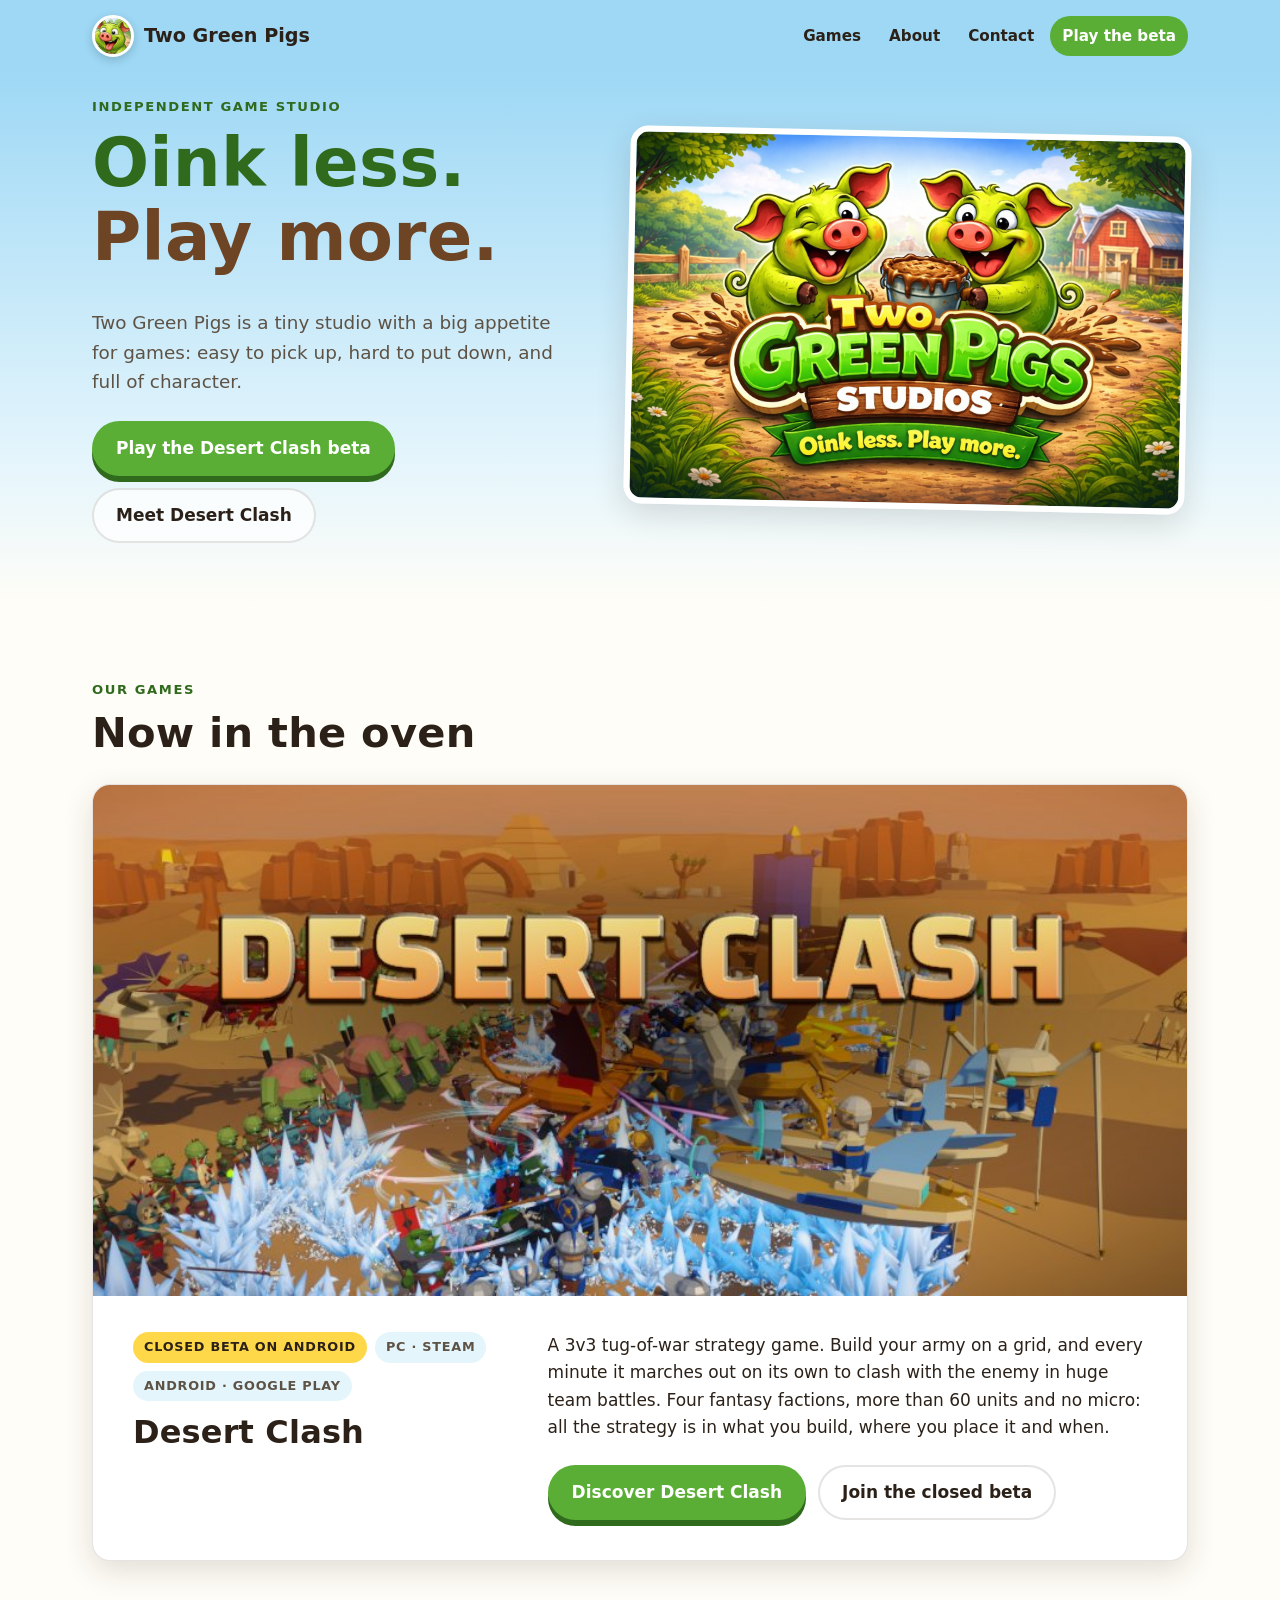
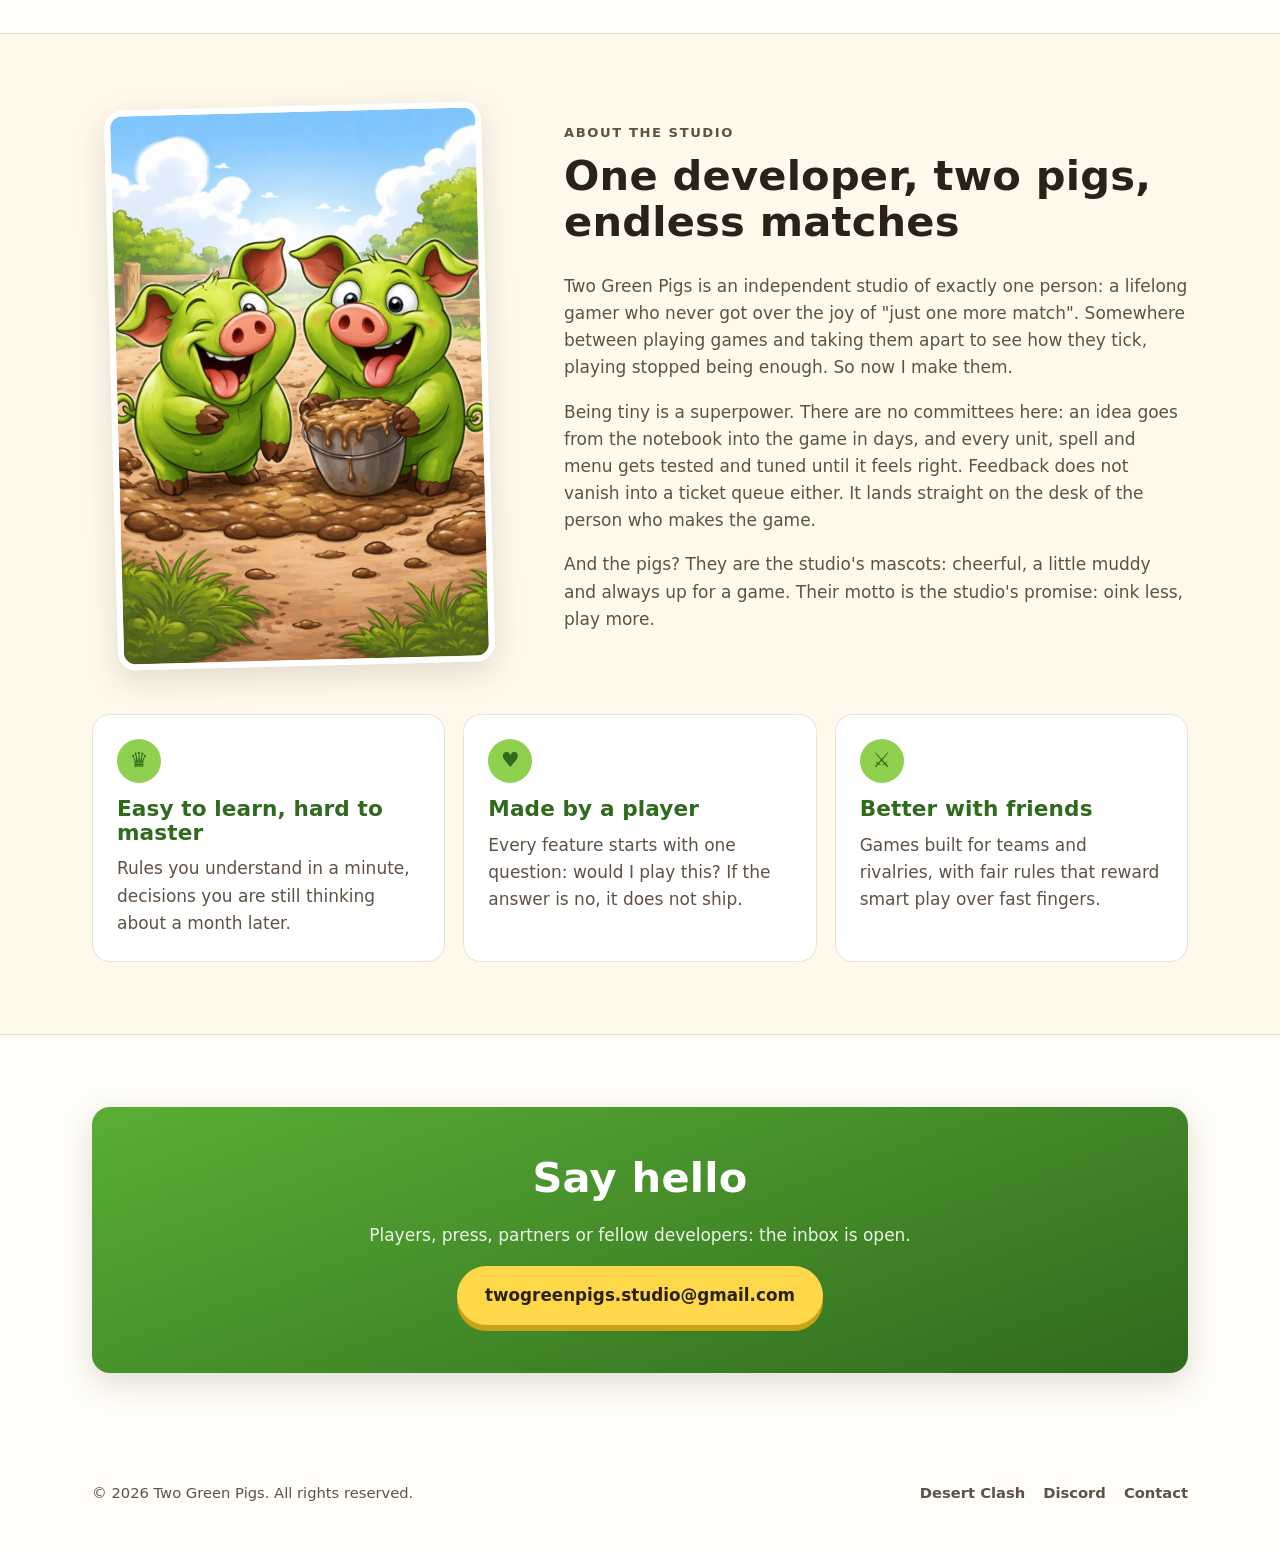
<file: index.html>
<!doctype html>
<html lang="en">
<head>
  <meta charset="utf-8">
  <meta name="viewport" content="width=device-width, initial-scale=1">
  <title>Two Green Pigs · Independent game studio</title>
  <meta name="description" content="Two Green Pigs is a one-person independent game studio. Now making Desert Clash, a 3v3 tug-of-war strategy game for PC and Android.">
  <meta name="theme-color" content="#5aae35">
  <meta property="og:type" content="website">
  <meta property="og:site_name" content="Two Green Pigs">
  <meta property="og:title" content="Two Green Pigs · Independent game studio">
  <meta property="og:description" content="Oink less. Play more. A one-person studio making Desert Clash, a 3v3 strategy game for PC and Android.">
  <meta property="og:url" content="https://andreisircuta.github.io/twogreenpigs/">
  <meta property="og:image" content="https://andreisircuta.github.io/twogreenpigs/assets/img/social-preview.jpg">
  <meta name="twitter:card" content="summary_large_image">
  <link rel="icon" type="image/png" sizes="32x32" href="assets/img/favicon-32.png">
  <link rel="apple-touch-icon" href="assets/img/pig-face-180.png">
  <link rel="stylesheet" href="assets/css/site.css">
</head>
<body class="studio">
  <a class="skip" href="#main">Skip to content</a>

    <header class="topbar">
      <div class="wrap topbar-inner">
        <a class="brand" href="./" aria-label="Two Green Pigs, home"><img src="assets/img/pig-face-96.png" alt="" width="42" height="42"><span>Two Green Pigs</span></a>
        <nav class="nav" aria-label="Main">
          <a href="#games">Games</a>
          <a href="#about">About</a>
          <a href="#contact">Contact</a>
          <a class="nav-cta" href="desert-clash/playtest/">Play the beta</a>
        </nav>
      </div>
    </header>

    <main id="main">
      <section class="hero">
        <div class="wrap hero-grid">
          <div class="hero-copy">
            <p class="eyebrow">Independent game studio</p>
            <h1>Oink less.<br><span class="accent">Play more.</span></h1>
            <p class="lead">Two Green Pigs is a tiny studio with a big appetite for games: easy to pick up, hard to put down, and full of character.</p>
            <div class="actions">
              <a class="btn btn-primary" href="desert-clash/playtest/">Play the Desert Clash beta</a>
              <a class="btn btn-ghost" href="desert-clash/">Meet Desert Clash</a>
            </div>
          </div>
          <figure class="hero-art">
            <img src="assets/img/two-green-pigs-banner.jpg" width="1536" height="1024"
                 alt="The Two Green Pigs Studios logo: two cheerful green pigs with a bucket of mud, and the motto Oink less. Play more.">
          </figure>
        </div>
      </section>

      <section id="games" class="section">
        <div class="wrap">
          <p class="eyebrow">Our games</p>
          <h2 class="section-title">Now in the oven</h2>
          <article class="game-card">
            <a class="game-card-media" href="desert-clash/" tabindex="-1" aria-hidden="true">
              <img src="desert-clash/media/desert-clash-capsule.jpg" width="920" height="430" alt="" loading="lazy">
            </a>
            <div class="game-card-body">
              <div>
                <div class="tags">
                  <span class="tag tag-live">Closed beta on Android</span>
                  <span class="tag">PC · Steam</span>
                  <span class="tag">Android · Google Play</span>
                </div>
                <h3>Desert Clash</h3>
              </div>
              <div>
              <p>A 3v3 tug-of-war strategy game. Build your army on a grid, and every minute it marches out on its own to clash with the enemy in huge team battles. Four fantasy factions, more than 60 units and no micro: all the strategy is in what you build, where you place it and when.</p>
              <div class="actions">
                <a class="btn btn-primary" href="desert-clash/">Discover Desert Clash</a>
                <a class="btn btn-ghost" href="desert-clash/playtest/">Join the closed beta</a>
              </div>
              </div>
            </div>
          </article>
        </div>
      </section>

      <section id="about" class="section about">
        <div class="wrap about-grid">
          <figure class="about-art">
            <img src="assets/img/two-green-pigs-portrait.jpg" width="800" height="1200" loading="lazy"
                 alt="The studio's mascots: two green pigs, one winking, sharing a bucket of mud">
          </figure>
          <div class="about-copy">
            <p class="eyebrow">About the studio</p>
            <h2 class="section-title">One developer, two pigs, endless matches</h2>
            <p>Two Green Pigs is an independent studio of exactly one person: a lifelong gamer who never got over the joy of "just one more match". Somewhere between playing games and taking them apart to see how they tick, playing stopped being enough. So now I make them.</p>
            <p>Being tiny is a superpower. There are no committees here: an idea goes from the notebook into the game in days, and every unit, spell and menu gets tested and tuned until it feels right. Feedback does not vanish into a ticket queue either. It lands straight on the desk of the person who makes the game.</p>
            <p>And the pigs? They are the studio's mascots: cheerful, a little muddy and always up for a game. Their motto is the studio's promise: oink less, play more.</p>
          </div>
        </div>
        <div class="wrap values">
          <div class="value">
            <div class="value-icon" aria-hidden="true">&#9819;</div>
            <h3>Easy to learn, hard to master</h3>
            <p>Rules you understand in a minute, decisions you are still thinking about a month later.</p>
          </div>
          <div class="value">
            <div class="value-icon" aria-hidden="true">&#9829;</div>
            <h3>Made by a player</h3>
            <p>Every feature starts with one question: would I play this? If the answer is no, it does not ship.</p>
          </div>
          <div class="value">
            <div class="value-icon" aria-hidden="true">&#9876;</div>
            <h3>Better with friends</h3>
            <p>Games built for teams and rivalries, with fair rules that reward smart play over fast fingers.</p>
          </div>
        </div>
      </section>

      <section id="contact" class="section">
        <div class="wrap">
          <div class="contact-box">
            <h2>Say hello</h2>
            <p>Players, press, partners or fellow developers: the inbox is open.</p>
            <a class="btn btn-primary btn-big" href="mailto:twogreenpigs.studio@gmail.com">twogreenpigs.studio@gmail.com</a>
          </div>
        </div>
      </section>
    </main>

  <footer class="footer">
    <div class="wrap footer-inner">
      <span>&copy; <span data-year>2026</span> Two Green Pigs. All rights reserved.</span>
      <nav class="footer-links" aria-label="Footer">
        <a href="desert-clash/">Desert Clash</a>
        <a href="https://discord.gg/RybkvuCMQ" rel="noopener">Discord</a>
        <a href="mailto:twogreenpigs.studio@gmail.com">Contact</a>
      </nav>
    </div>
  </footer>

  <script src="assets/js/site.js" defer></script>
</body>
</html>
</file>
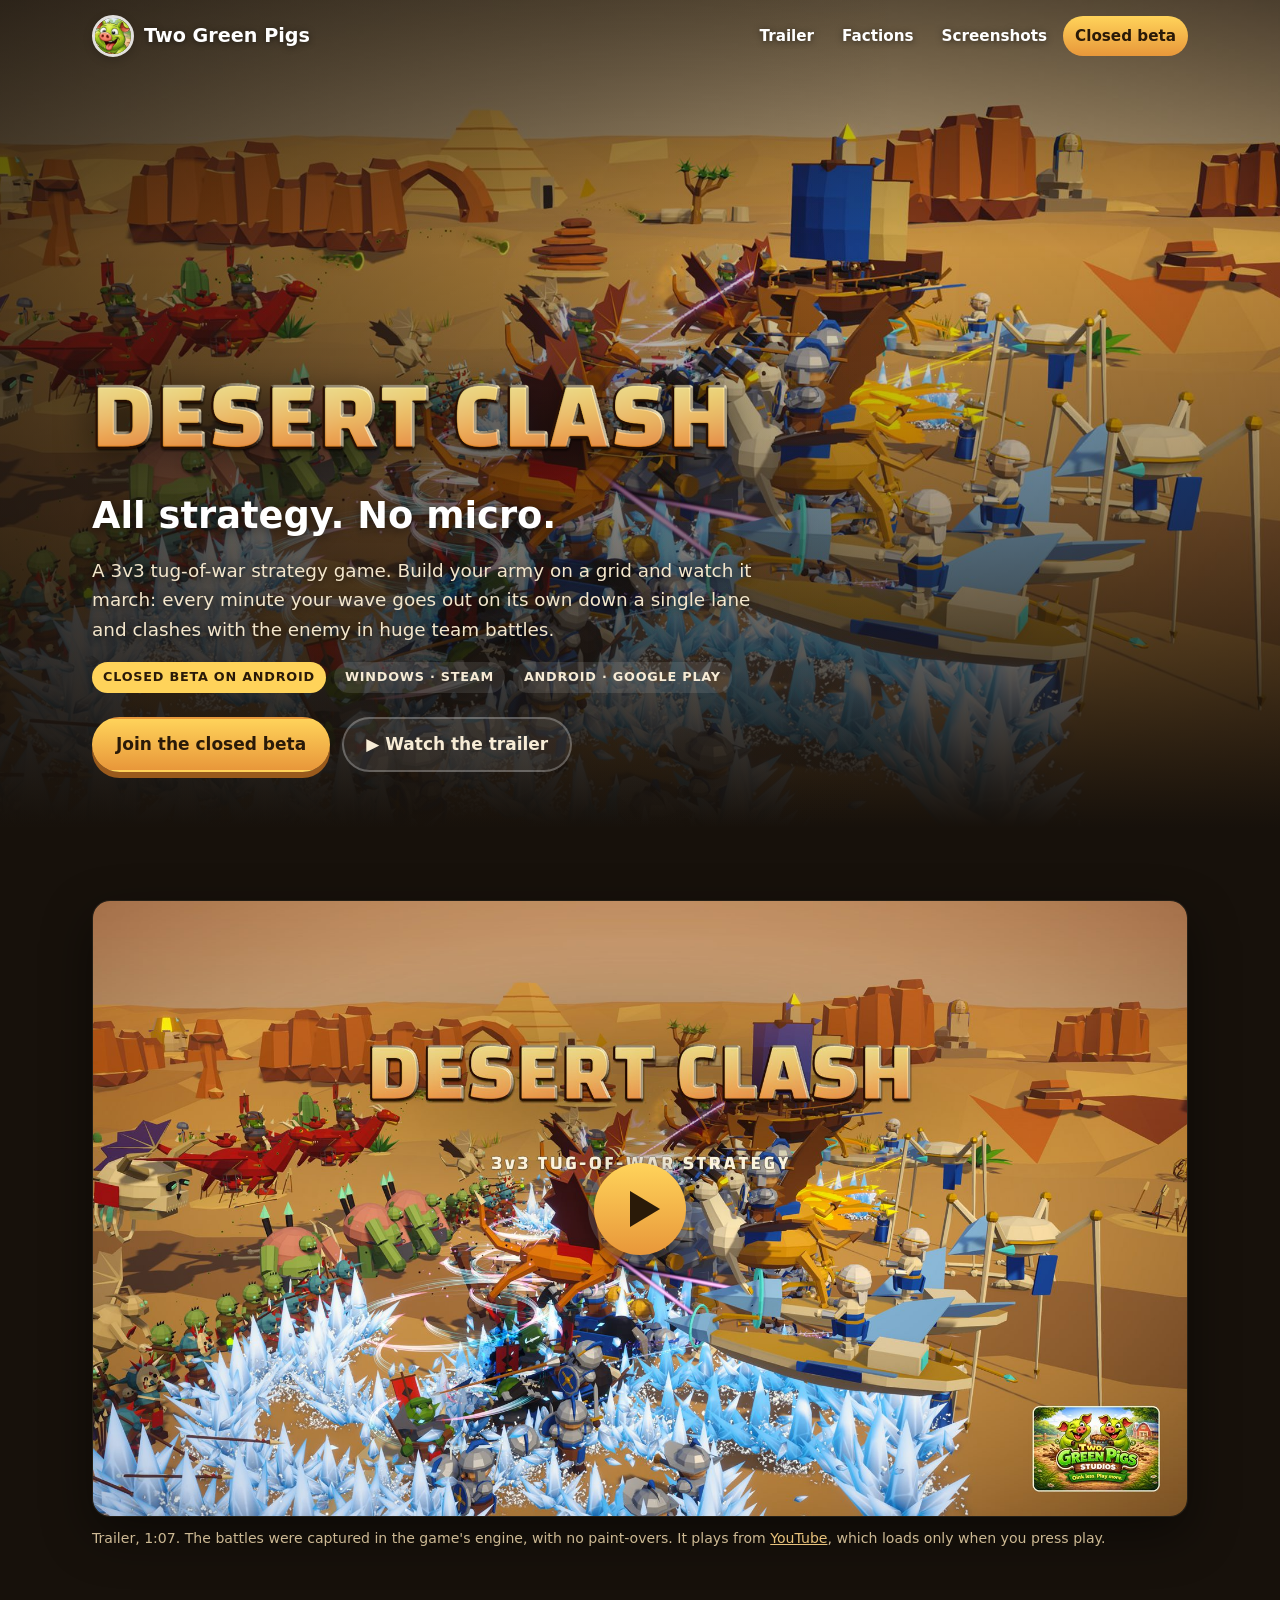
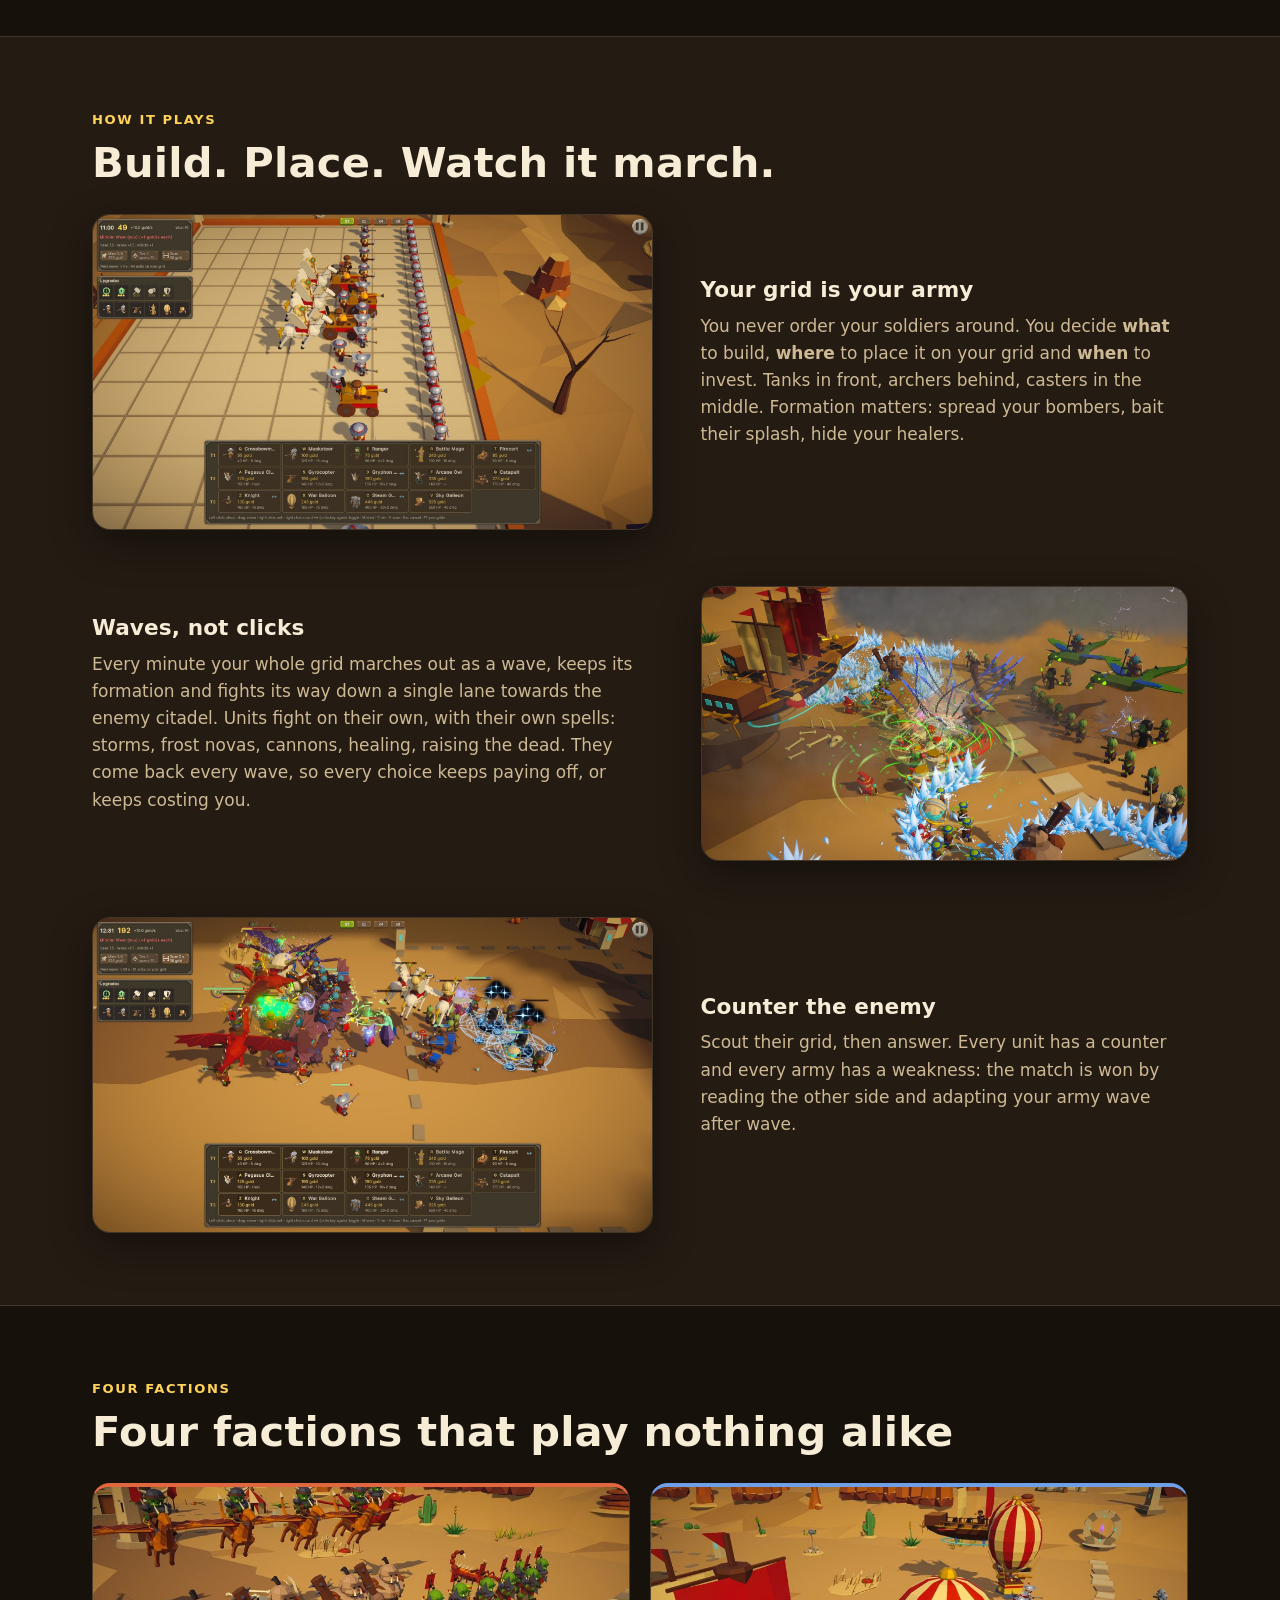
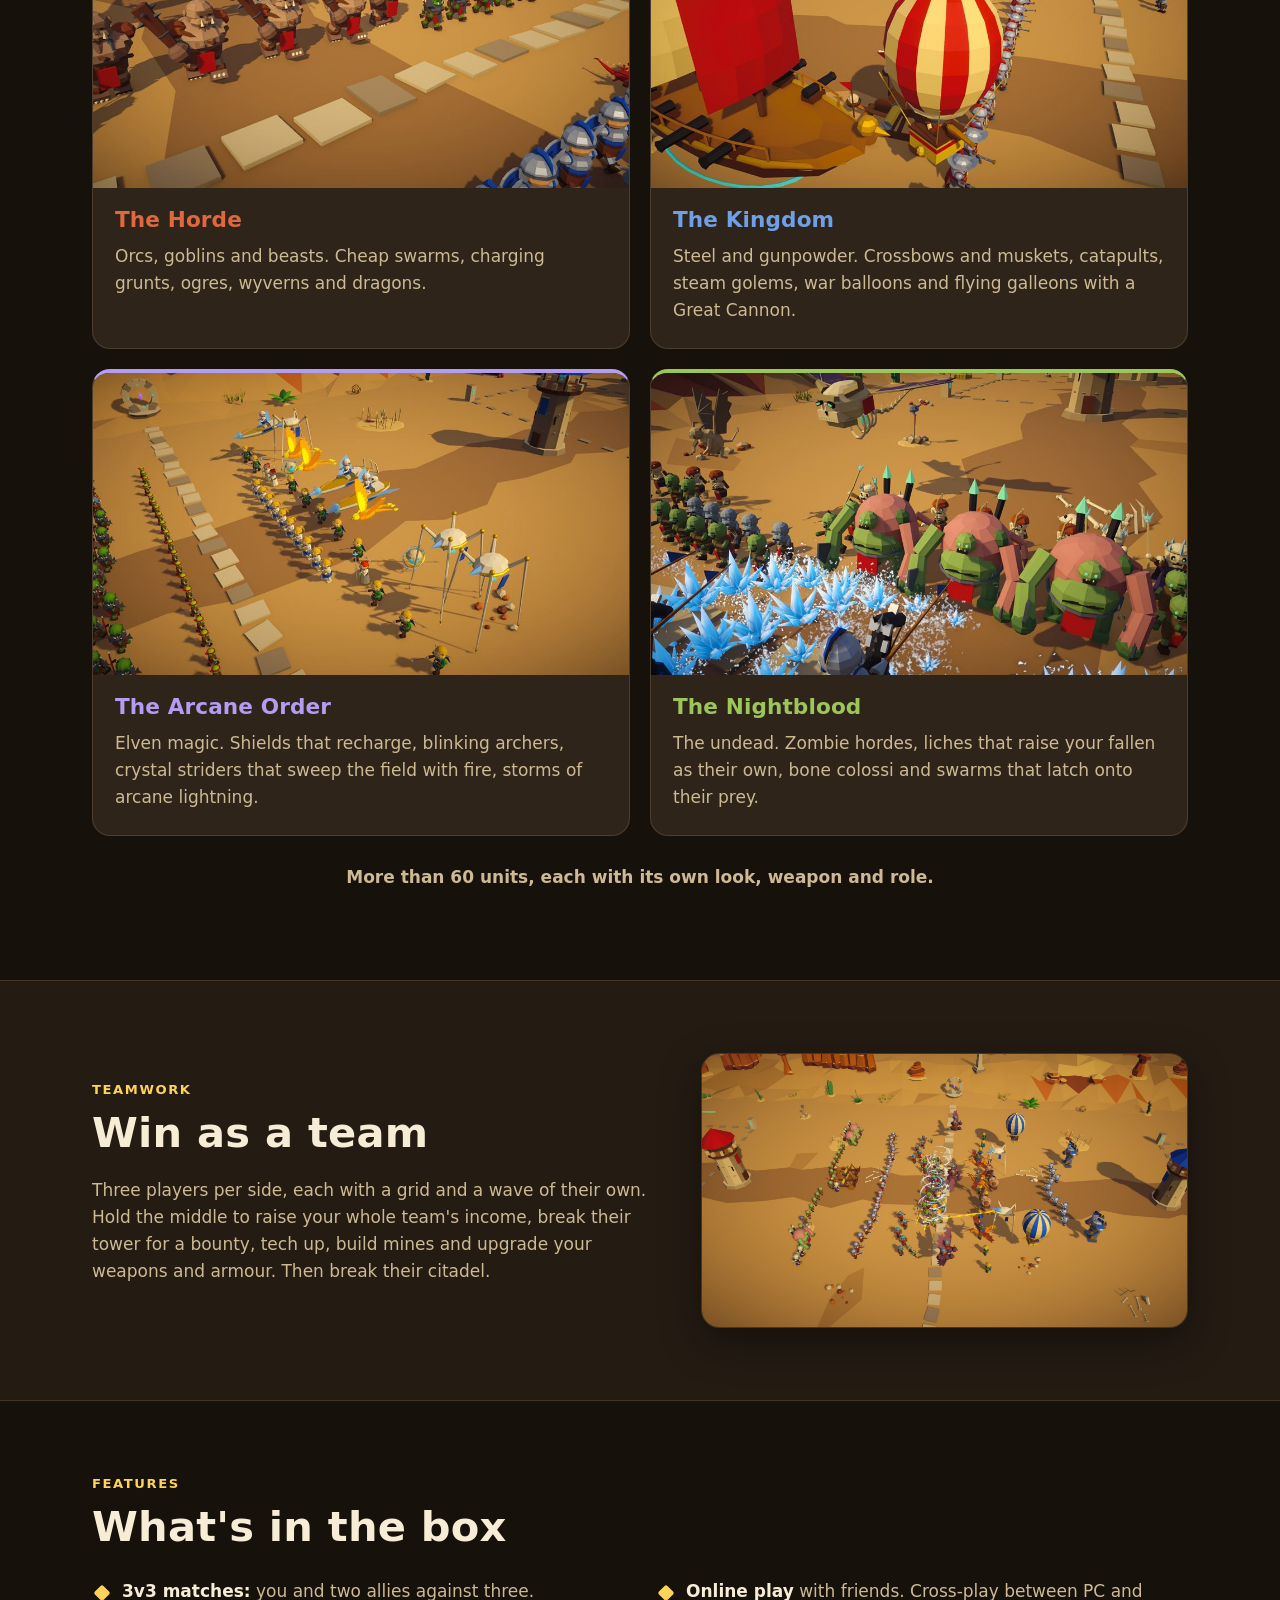
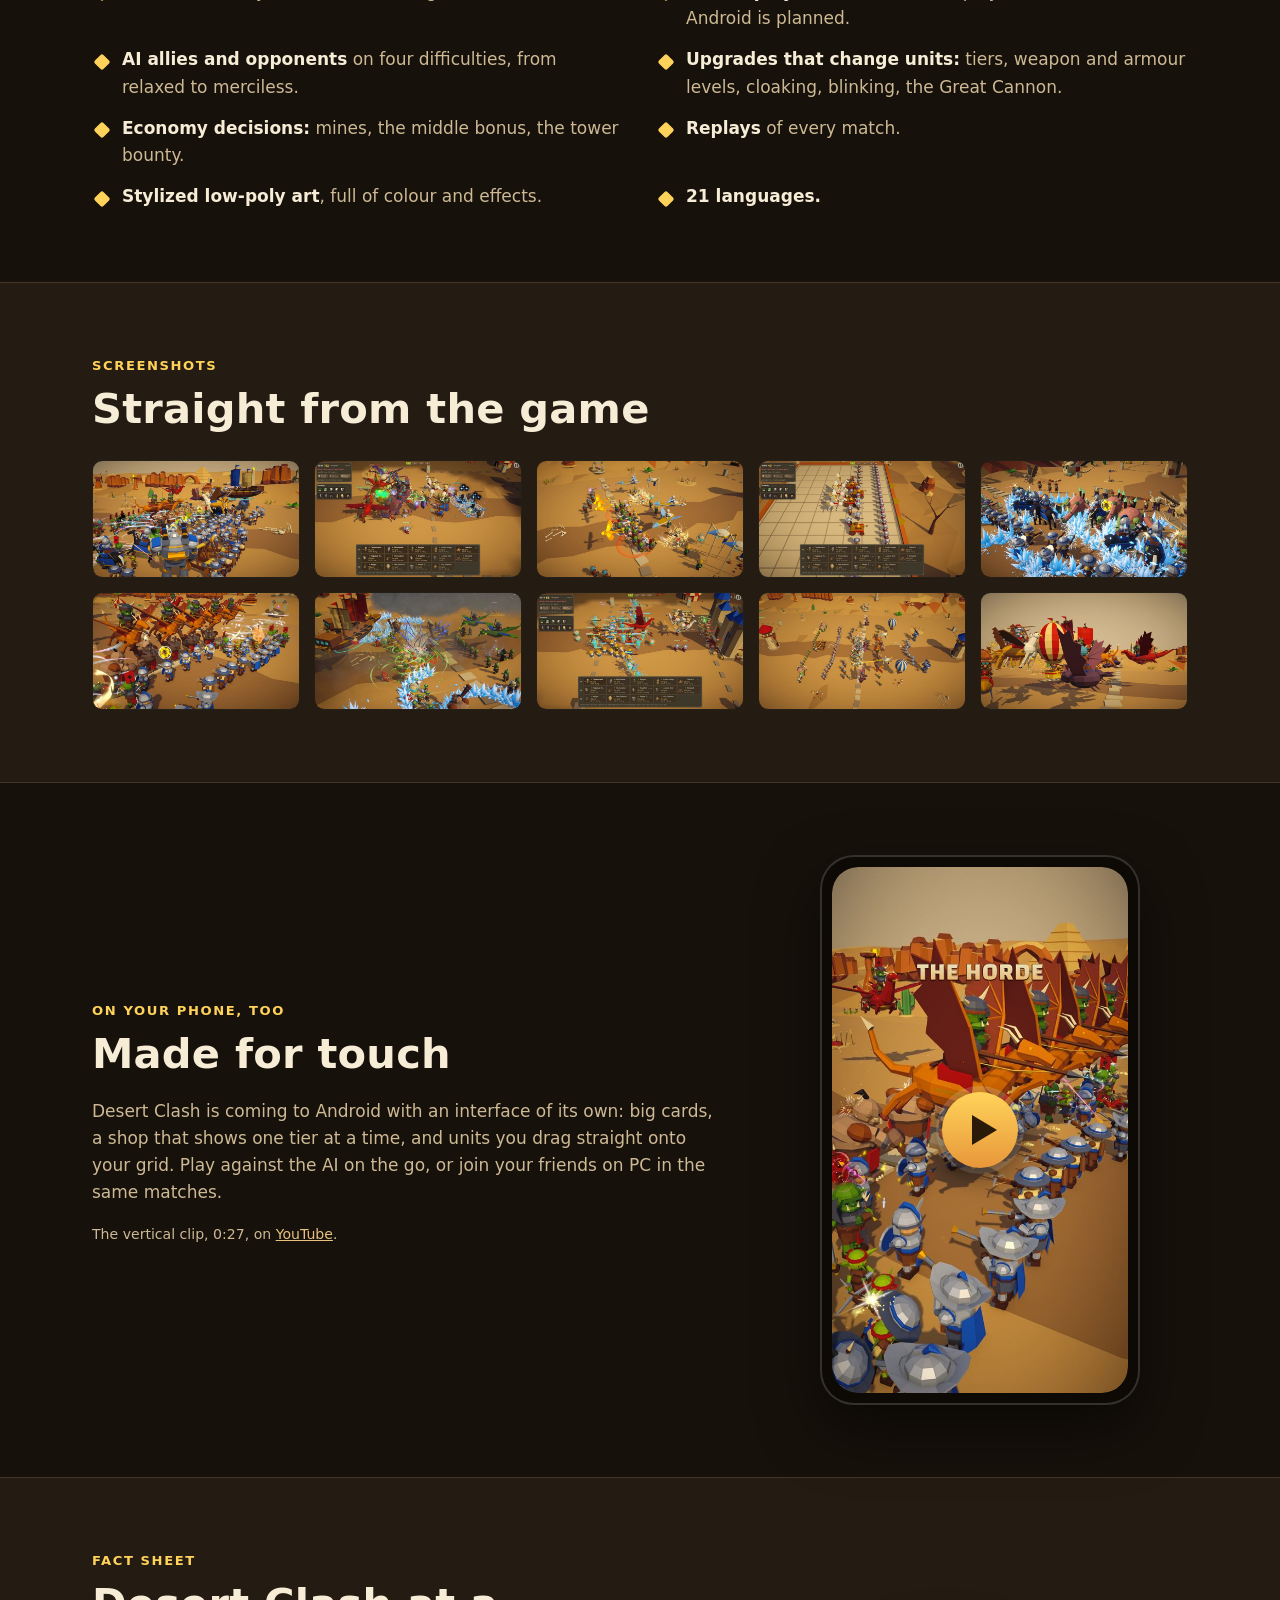
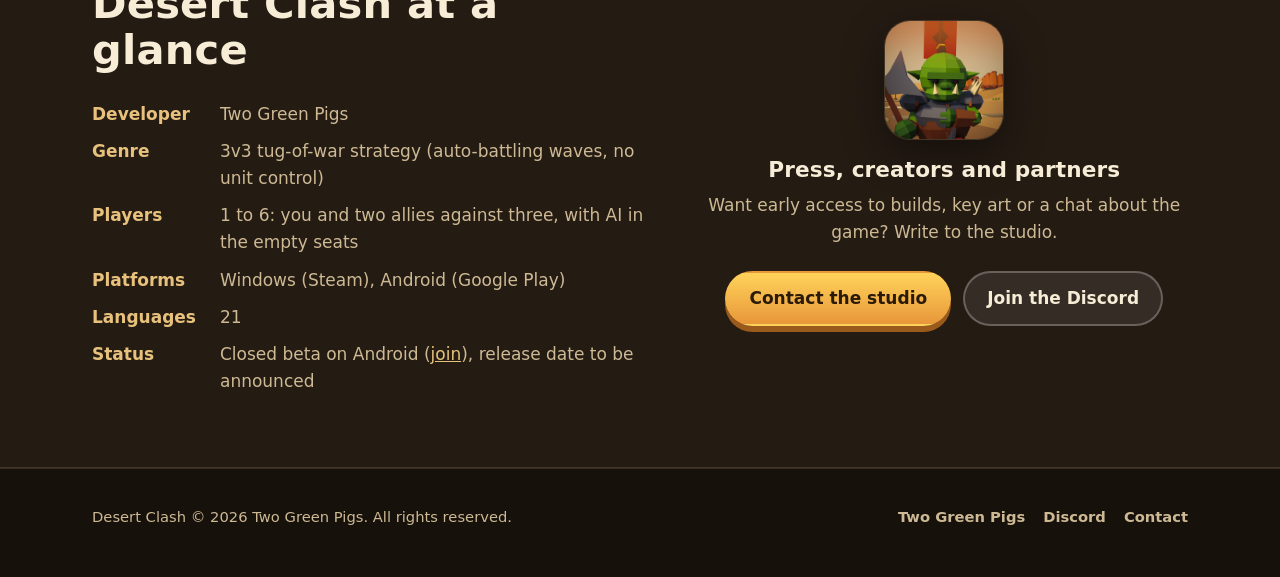
<file: desert-clash/index.html>
<!doctype html>
<html lang="en">
<head>
  <meta charset="utf-8">
  <meta name="viewport" content="width=device-width, initial-scale=1">
  <title>Desert Clash · 3v3 tug-of-war strategy · Two Green Pigs</title>
  <meta name="description" content="Desert Clash is a 3v3 tug-of-war strategy game for PC and Android. Build your army on a grid and watch it march: four fantasy factions, more than 60 units, no micro.">
  <meta name="theme-color" content="#17110b">
  <meta property="og:type" content="website">
  <meta property="og:site_name" content="Two Green Pigs">
  <meta property="og:title" content="Desert Clash · All strategy. No micro.">
  <meta property="og:description" content="A 3v3 tug-of-war strategy game. Build your army on a grid, and every minute it marches out to clash with the enemy in huge team battles.">
  <meta property="og:url" content="https://andreisircuta.github.io/twogreenpigs/desert-clash/">
  <meta property="og:image" content="https://andreisircuta.github.io/twogreenpigs/desert-clash/media/key-art.jpg">
  <meta name="twitter:card" content="summary_large_image">
  <link rel="icon" type="image/png" sizes="32x32" href="../assets/img/favicon-32.png">
  <link rel="apple-touch-icon" href="../assets/img/pig-face-180.png">
  <link rel="preload" as="image" href="media/key-art-clean.jpg">
  <link rel="stylesheet" href="../assets/css/site.css">
</head>
<body class="game">
  <a class="skip" href="#main">Skip to content</a>

  <div class="game-hero">
    <div class="game-hero-bg"><img src="media/key-art-clean.jpg" width="1920" height="1080" alt=""></div>
    <header class="topbar">
      <div class="wrap topbar-inner">
        <a class="brand" href="../" aria-label="Two Green Pigs, home"><img src="../assets/img/pig-face-96.png" alt="" width="42" height="42"><span>Two Green Pigs</span></a>
        <nav class="nav" aria-label="Desert Clash">
          <a href="#trailer">Trailer</a>
          <a href="#factions">Factions</a>
          <a href="#screenshots">Screenshots</a>
          <a class="nav-cta" href="playtest/">Closed beta</a>
        </nav>
      </div>
    </header>
    <div class="wrap game-hero-body" id="main">
      <h1><img class="game-logo" src="media/desert-clash-logo.png" width="1200" height="136" alt="Desert Clash"></h1>
      <p class="tagline">All strategy. No micro.</p>
      <p class="lead">A 3v3 tug-of-war strategy game. Build your army on a grid and watch it march: every minute your wave goes out on its own down a single lane and clashes with the enemy in huge team battles.</p>
      <div class="tags">
        <span class="tag tag-live">Closed beta on Android</span>
        <span class="tag">Windows · Steam</span>
        <span class="tag">Android · Google Play</span>
      </div>
      <div class="actions">
        <a class="btn btn-primary" href="playtest/">Join the closed beta</a>
        <a class="btn btn-ghost" href="#trailer">&#9654; Watch the trailer</a>
      </div>
    </div>
  </div>

  <main>
    <section id="trailer" class="section">
      <div class="wrap">
        <div class="video-frame" data-youtube="YF86s-rRHUo" data-title="Desert Clash trailer">
          <a class="yt-play" href="https://www.youtube.com/watch?v=YF86s-rRHUo" aria-label="Play the trailer">
            <img src="media/key-art.jpg" width="1920" height="1080" alt="">
            <span class="yt-button" aria-hidden="true"></span>
          </a>
        </div>
        <p class="caption">Trailer, 1:07. The battles were captured in the game's engine, with no paint-overs. It plays from <a href="https://www.youtube.com/watch?v=YF86s-rRHUo">YouTube</a>, which loads only when you press play.</p>
      </div>
    </section>

    <section class="section band">
      <div class="wrap">
        <p class="eyebrow">How it plays</p>
        <h2 class="section-title">Build. Place. Watch it march.</h2>
        <div class="rows">
          <div class="row">
            <img src="media/screens/04_hud_grid.jpg" width="1920" height="1080" loading="lazy" alt="A player's grid of units waiting for the next wave, with the shop and the economy around it">
            <div>
              <h3>Your grid is your army</h3>
              <p>You never order your soldiers around. You decide <strong>what</strong> to build, <strong>where</strong> to place it on your grid and <strong>when</strong> to invest. Tanks in front, archers behind, casters in the middle. Formation matters: spread your bombers, bait their splash, hide your healers.</p>
            </div>
          </div>
          <div class="row flip">
            <img src="media/screens/07_spells.jpg" width="1920" height="1080" loading="lazy" alt="Two armies clashing in the desert, with spells and explosions">
            <div>
              <h3>Waves, not clicks</h3>
              <p>Every minute your whole grid marches out as a wave, keeps its formation and fights its way down a single lane towards the enemy citadel. Units fight on their own, with their own spells: storms, frost novas, cannons, healing, raising the dead. They come back every wave, so every choice keeps paying off, or keeps costing you.</p>
            </div>
          </div>
          <div class="row">
            <img src="media/screens/02_hud_fight.jpg" width="1920" height="1080" loading="lazy" alt="A battle seen from above, with the game's interface">
            <div>
              <h3>Counter the enemy</h3>
              <p>Scout their grid, then answer. Every unit has a counter and every army has a weakness: the match is won by reading the other side and adapting your army wave after wave.</p>
            </div>
          </div>
        </div>
      </div>
    </section>

    <section id="factions" class="section">
      <div class="wrap">
        <p class="eyebrow">Four factions</p>
        <h2 class="section-title">Four factions that play nothing alike</h2>
        <div class="factions">
          <article class="faction horde">
            <video data-loop muted loop playsinline preload="none" poster="media/loop-horde.jpg" width="1920" height="1080" aria-label="The Horde in battle">
              <source src="media/loop-horde.mp4" type="video/mp4">
            </video>
            <div class="faction-body">
              <h3>The Horde</h3>
              <p>Orcs, goblins and beasts. Cheap swarms, charging grunts, ogres, wyverns and dragons.</p>
            </div>
          </article>
          <article class="faction kingdom">
            <video data-loop muted loop playsinline preload="none" poster="media/loop-kingdom.jpg" width="1920" height="1080" aria-label="The Kingdom in battle">
              <source src="media/loop-kingdom.mp4" type="video/mp4">
            </video>
            <div class="faction-body">
              <h3>The Kingdom</h3>
              <p>Steel and gunpowder. Crossbows and muskets, catapults, steam golems, war balloons and flying galleons with a Great Cannon.</p>
            </div>
          </article>
          <article class="faction arcane">
            <video data-loop muted loop playsinline preload="none" poster="media/loop-arcane.jpg" width="1920" height="1080" aria-label="The Arcane Order in battle">
              <source src="media/loop-arcane.mp4" type="video/mp4">
            </video>
            <div class="faction-body">
              <h3>The Arcane Order</h3>
              <p>Elven magic. Shields that recharge, blinking archers, crystal striders that sweep the field with fire, storms of arcane lightning.</p>
            </div>
          </article>
          <article class="faction nightblood">
            <video data-loop muted loop playsinline preload="none" poster="media/loop-nightblood.jpg" width="1920" height="1080" aria-label="The Nightblood in battle">
              <source src="media/loop-nightblood.mp4" type="video/mp4">
            </video>
            <div class="faction-body">
              <h3>The Nightblood</h3>
              <p>The undead. Zombie hordes, liches that raise your fallen as their own, bone colossi and swarms that latch onto their prey.</p>
            </div>
          </article>
        </div>
        <p class="note">More than 60 units, each with its own look, weapon and role.</p>
      </div>
    </section>

    <section class="section band">
      <div class="wrap">
        <div class="row flip">
          <img src="media/screens/09_lane.jpg" width="1920" height="1080" loading="lazy" alt="Waves of units marching down the lane between two towers">
          <div>
            <p class="eyebrow">Teamwork</p>
            <h2>Win as a team</h2>
            <p>Three players per side, each with a grid and a wave of their own. Hold the middle to raise your whole team's income, break their tower for a bounty, tech up, build mines and upgrade your weapons and armour. Then break their citadel.</p>
          </div>
        </div>
      </div>
    </section>

    <section class="section">
      <div class="wrap">
        <p class="eyebrow">Features</p>
        <h2 class="section-title">What's in the box</h2>
        <ul class="features">
          <li><strong>3v3 matches:</strong> you and two allies against three.</li>
          <li><strong>Online play</strong> with friends. Cross-play between PC and Android is planned.</li>
          <li><strong>AI allies and opponents</strong> on four difficulties, from relaxed to merciless.</li>
          <li><strong>Upgrades that change units:</strong> tiers, weapon and armour levels, cloaking, blinking, the Great Cannon.</li>
          <li><strong>Economy decisions:</strong> mines, the middle bonus, the tower bounty.</li>
          <li><strong>Replays</strong> of every match.</li>
          <li><strong>Stylized low-poly art</strong>, full of colour and effects.</li>
          <li><strong>21 languages.</strong></li>
        </ul>
      </div>
    </section>

    <section id="screenshots" class="section band">
      <div class="wrap">
        <p class="eyebrow">Screenshots</p>
        <h2 class="section-title">Straight from the game</h2>
        <div class="gallery" data-gallery>
          <a href="media/screens/01_clash.jpg"><img src="media/screens/01_clash-thumb.jpg" width="800" height="450" loading="lazy" alt="Four factions clashing in the middle of the desert"></a>
          <a href="media/screens/02_hud_fight.jpg"><img src="media/screens/02_hud_fight-thumb.jpg" width="800" height="450" loading="lazy" alt="A battle with the game's interface"></a>
          <a href="media/screens/03_arcane.jpg"><img src="media/screens/03_arcane-thumb.jpg" width="800" height="450" loading="lazy" alt="The Arcane Order's crystal striders and archers"></a>
          <a href="media/screens/04_hud_grid.jpg"><img src="media/screens/04_hud_grid-thumb.jpg" width="800" height="450" loading="lazy" alt="Placing units on the grid"></a>
          <a href="media/screens/05_nightblood.jpg"><img src="media/screens/05_nightblood-thumb.jpg" width="800" height="450" loading="lazy" alt="The Nightblood's undead army"></a>
          <a href="media/screens/06_horde.jpg"><img src="media/screens/06_horde-thumb.jpg" width="800" height="450" loading="lazy" alt="The Horde charging"></a>
          <a href="media/screens/07_spells.jpg"><img src="media/screens/07_spells-thumb.jpg" width="800" height="450" loading="lazy" alt="Spells and explosions in a big fight"></a>
          <a href="media/screens/08_hud_fight.jpg"><img src="media/screens/08_hud_fight-thumb.jpg" width="800" height="450" loading="lazy" alt="A late-game battle with the interface"></a>
          <a href="media/screens/09_lane.jpg"><img src="media/screens/09_lane-thumb.jpg" width="800" height="450" loading="lazy" alt="Waves marching down the lane"></a>
          <a href="media/screens/10_air.jpg"><img src="media/screens/10_air-thumb.jpg" width="800" height="450" loading="lazy" alt="Air units fighting over the desert"></a>
        </div>
      </div>
    </section>

    <section class="section">
      <div class="wrap phone">
        <div>
          <p class="eyebrow">On your phone, too</p>
          <h2>Made for touch</h2>
          <p>Desert Clash is coming to Android with an interface of its own: big cards, a shop that shows one tier at a time, and units you drag straight onto your grid. Play against the AI on the go, or join your friends on PC in the same matches.</p>
          <p class="caption">The vertical clip, 0:27, on <a href="https://youtube.com/shorts/3Na1lm7YS8w">YouTube</a>.</p>
        </div>
        <div class="phone-frame" data-youtube="3Na1lm7YS8w" data-title="Desert Clash on a phone">
          <a class="yt-play" href="https://youtube.com/shorts/3Na1lm7YS8w" aria-label="Play the vertical clip">
            <img src="media/short-poster.jpg" width="540" height="960" alt="">
            <span class="yt-button" aria-hidden="true"></span>
          </a>
        </div>
      </div>
    </section>

    <section class="section band">
      <div class="wrap row">
        <div>
          <p class="eyebrow">Fact sheet</p>
          <h2 class="section-title">Desert Clash at a glance</h2>
          <dl class="facts">
            <dt>Developer</dt><dd>Two Green Pigs</dd>
            <dt>Genre</dt><dd>3v3 tug-of-war strategy (auto-battling waves, no unit control)</dd>
            <dt>Players</dt><dd>1 to 6: you and two allies against three, with AI in the empty seats</dd>
            <dt>Platforms</dt><dd>Windows (Steam), Android (Google Play)</dd>
            <dt>Languages</dt><dd>21</dd>
            <dt>Status</dt><dd>Closed beta on Android (<a href="playtest/">join</a>), release date to be announced</dd>
          </dl>
        </div>
        <div class="cta">
          <img class="cta-icon" src="media/desert-clash-icon.png" width="256" height="256" loading="lazy" alt="The Desert Clash icon">
          <h3>Press, creators and partners</h3>
          <p>Want early access to builds, key art or a chat about the game? Write to the studio.</p>
          <div class="actions">
            <a class="btn btn-primary" href="mailto:twogreenpigs.studio@gmail.com?subject=Desert%20Clash">Contact the studio</a>
            <a class="btn btn-ghost" href="https://discord.gg/RybkvuCMQ" rel="noopener">Join the Discord</a>
          </div>
        </div>
      </div>
    </section>
  </main>

  <footer class="footer">
    <div class="wrap footer-inner">
      <span>Desert Clash &copy; <span data-year>2026</span> Two Green Pigs. All rights reserved.</span>
      <nav class="footer-links" aria-label="Footer">
        <a href="../">Two Green Pigs</a>
        <a href="https://discord.gg/RybkvuCMQ" rel="noopener">Discord</a>
        <a href="mailto:twogreenpigs.studio@gmail.com">Contact</a>
      </nav>
    </div>
  </footer>

  <script src="../assets/js/site.js" defer></script>
</body>
</html>
</file>
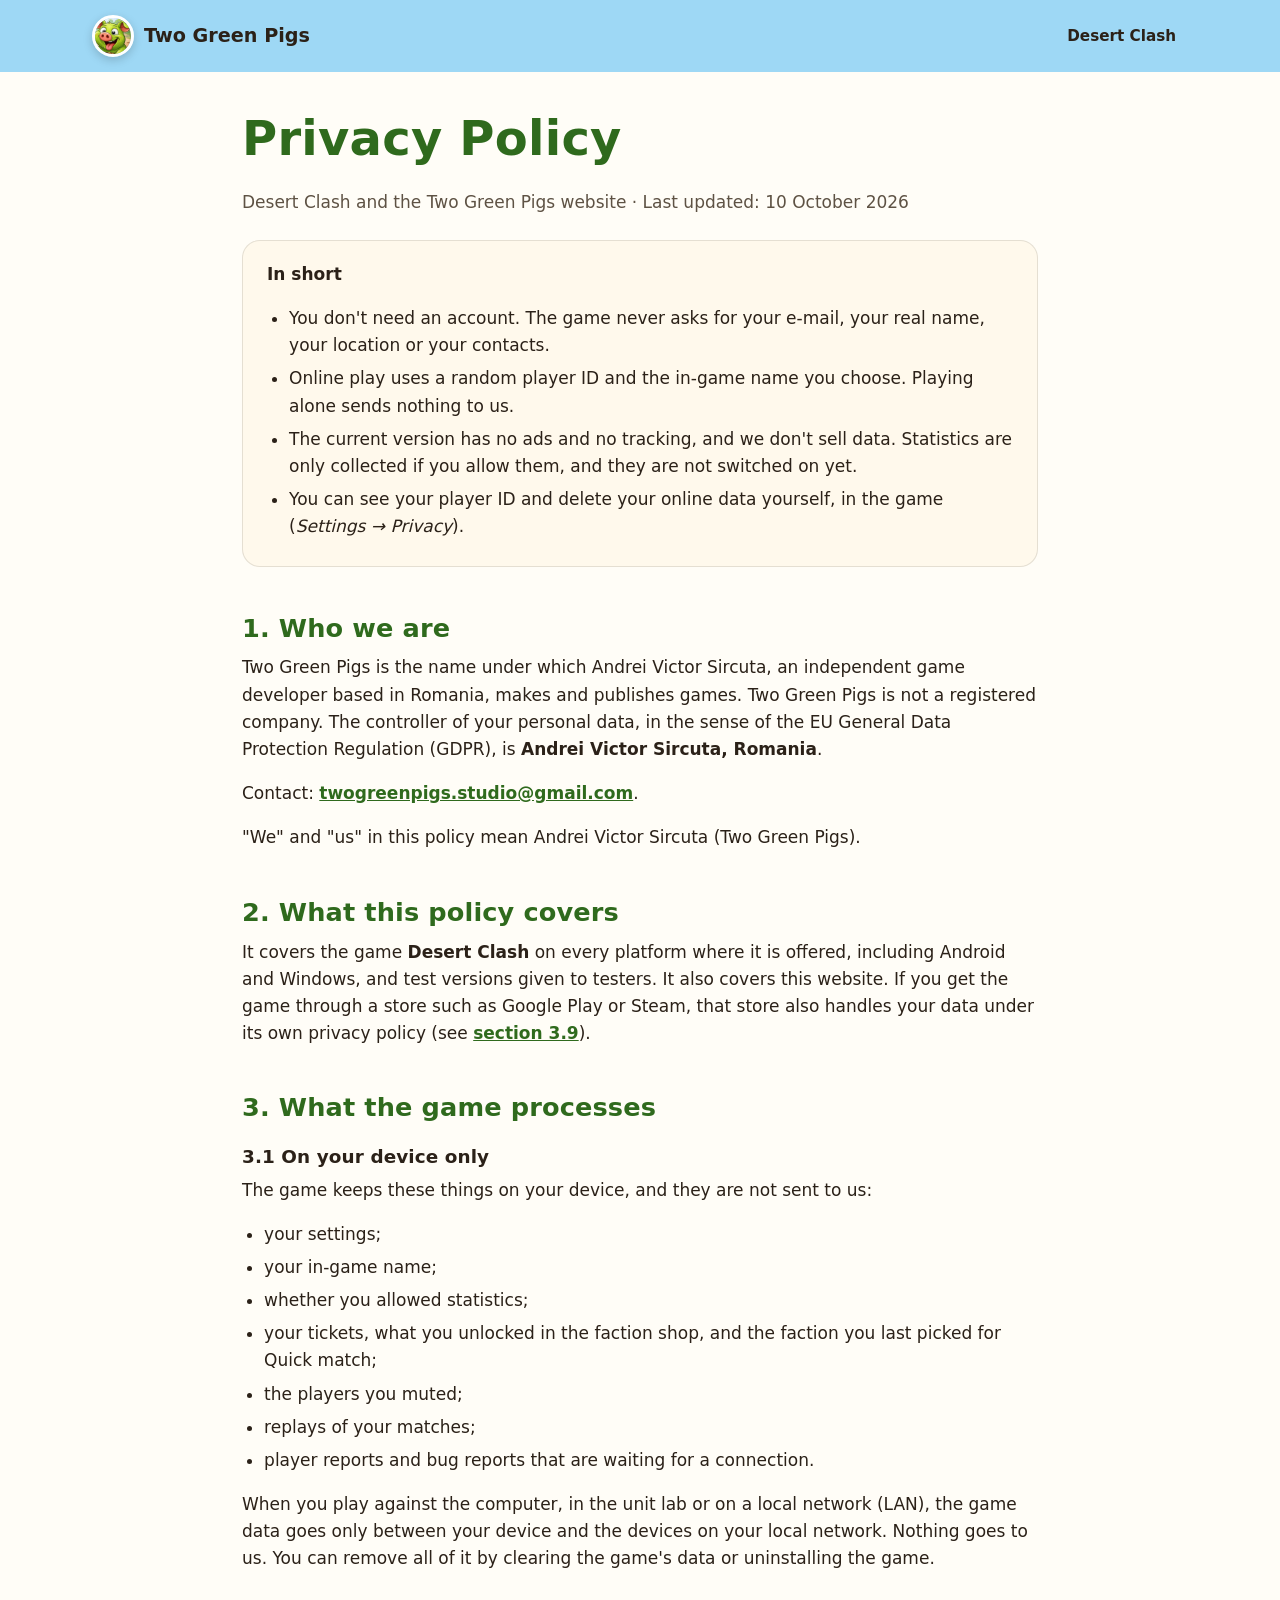
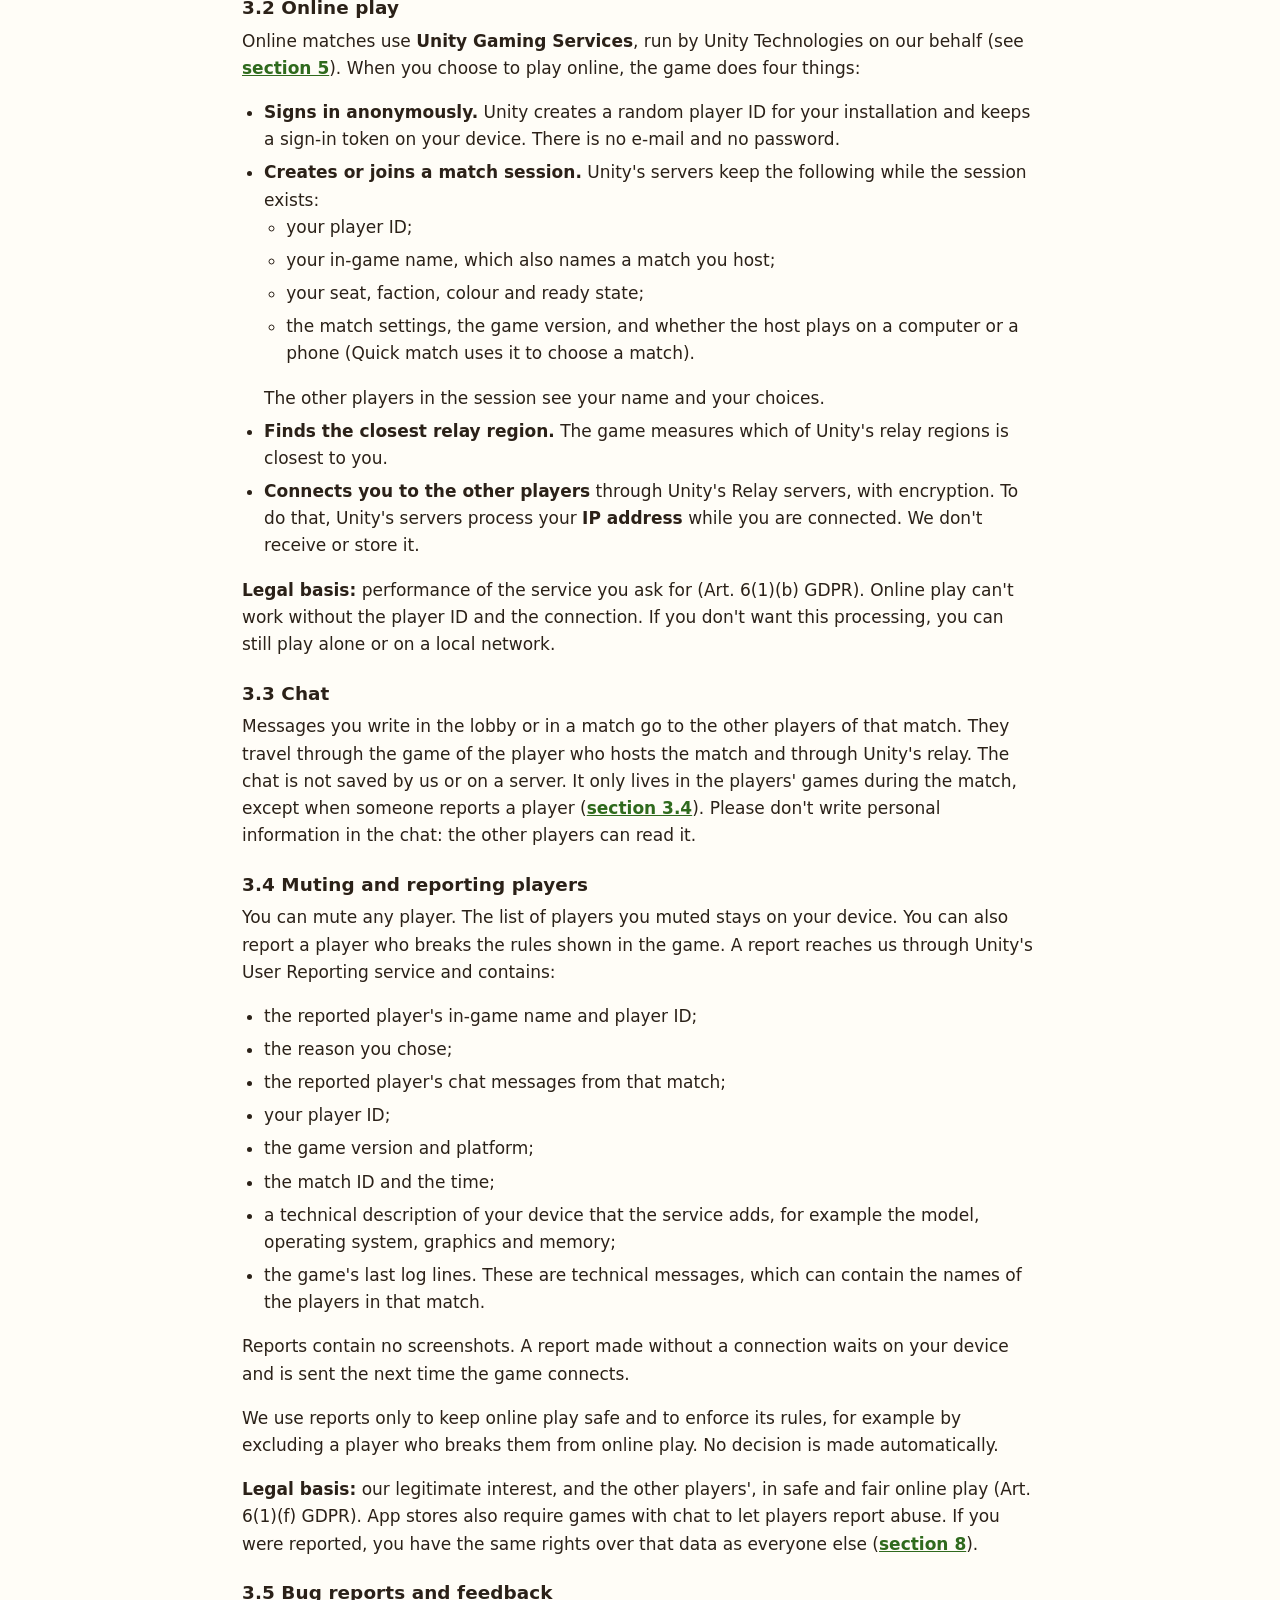
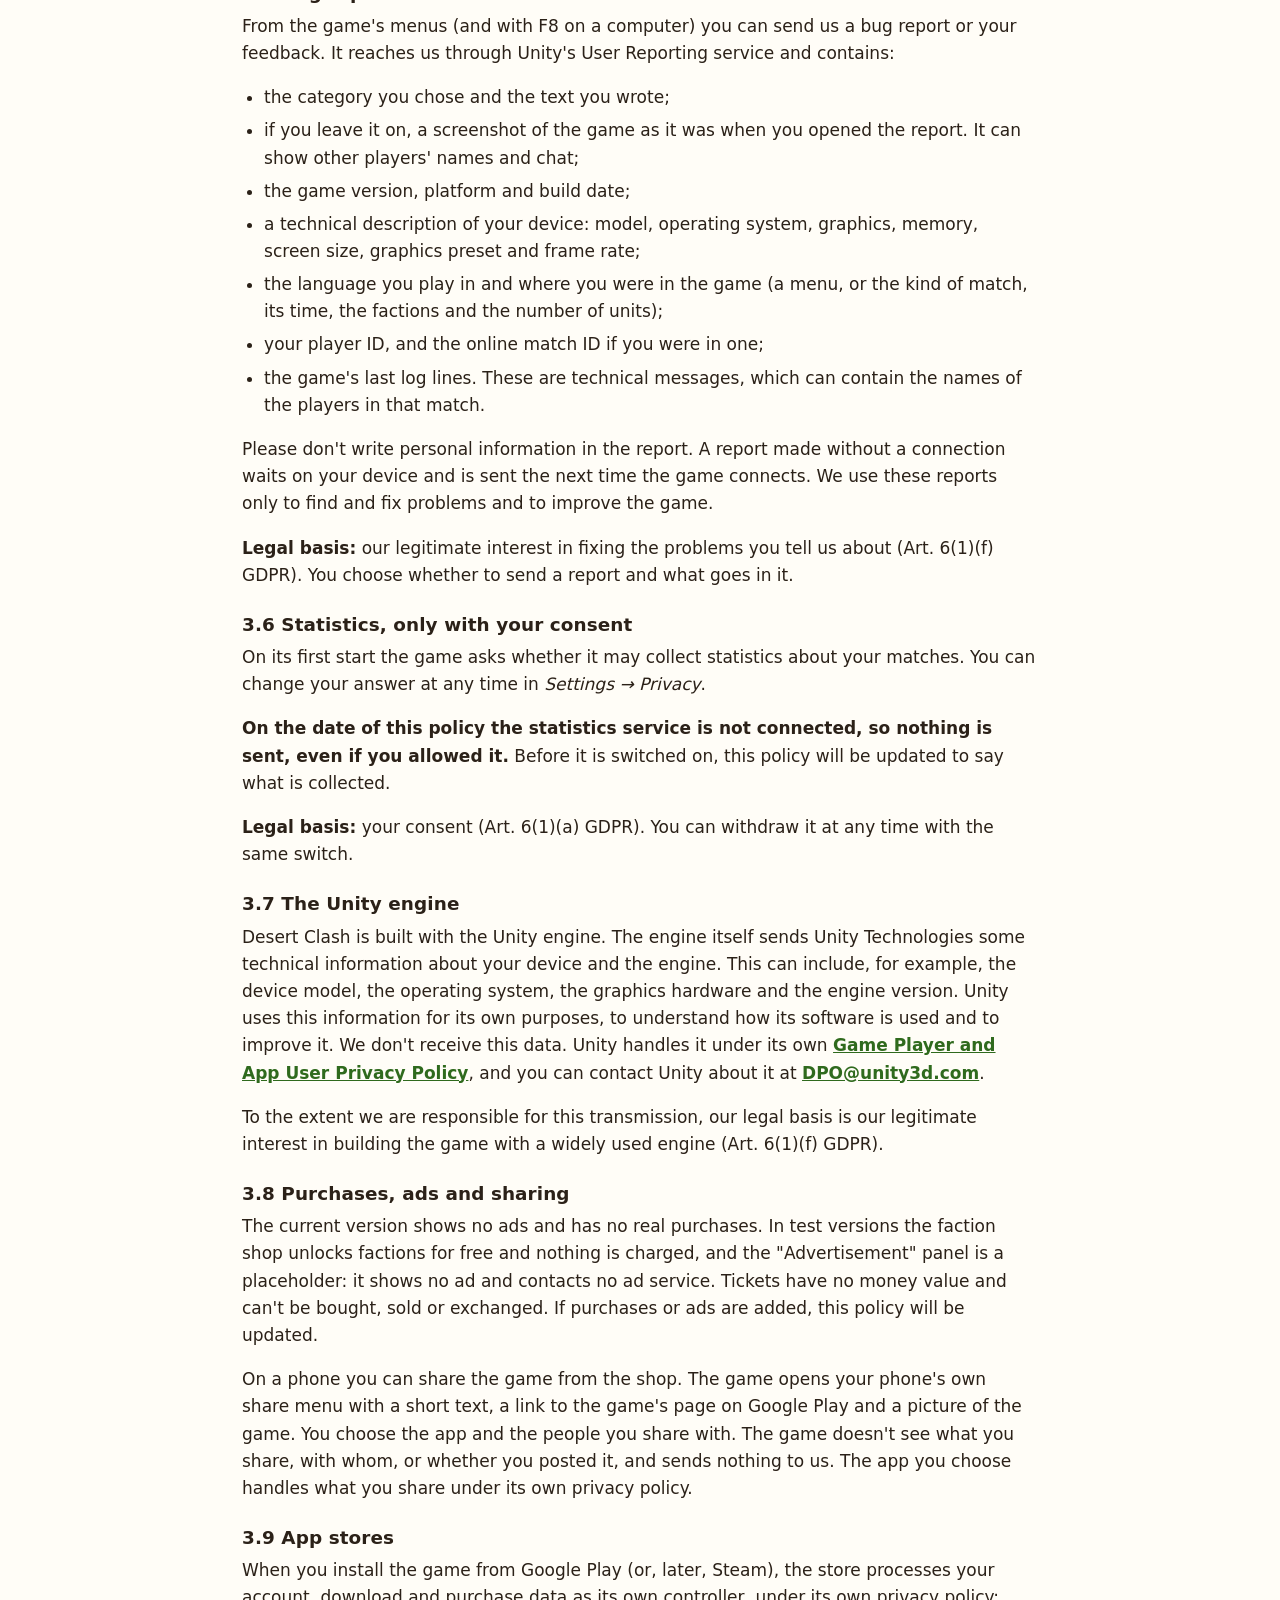
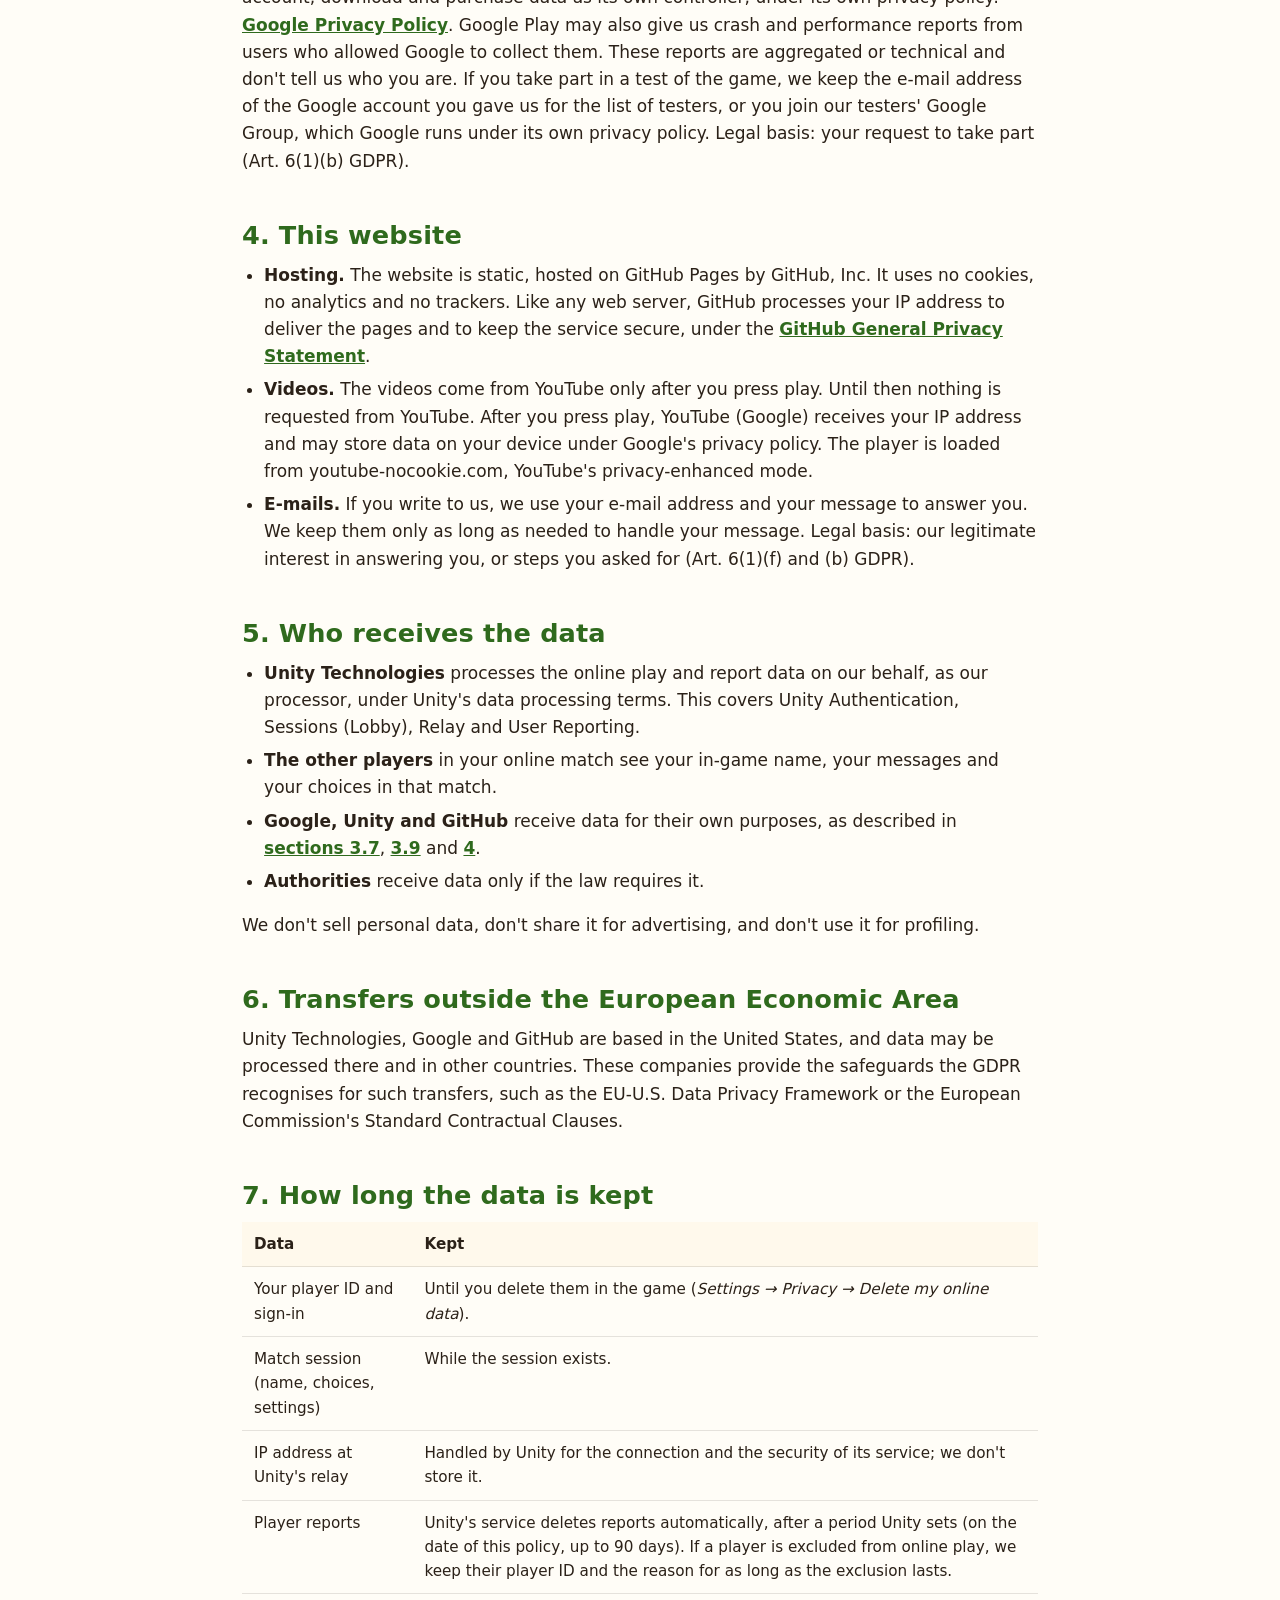
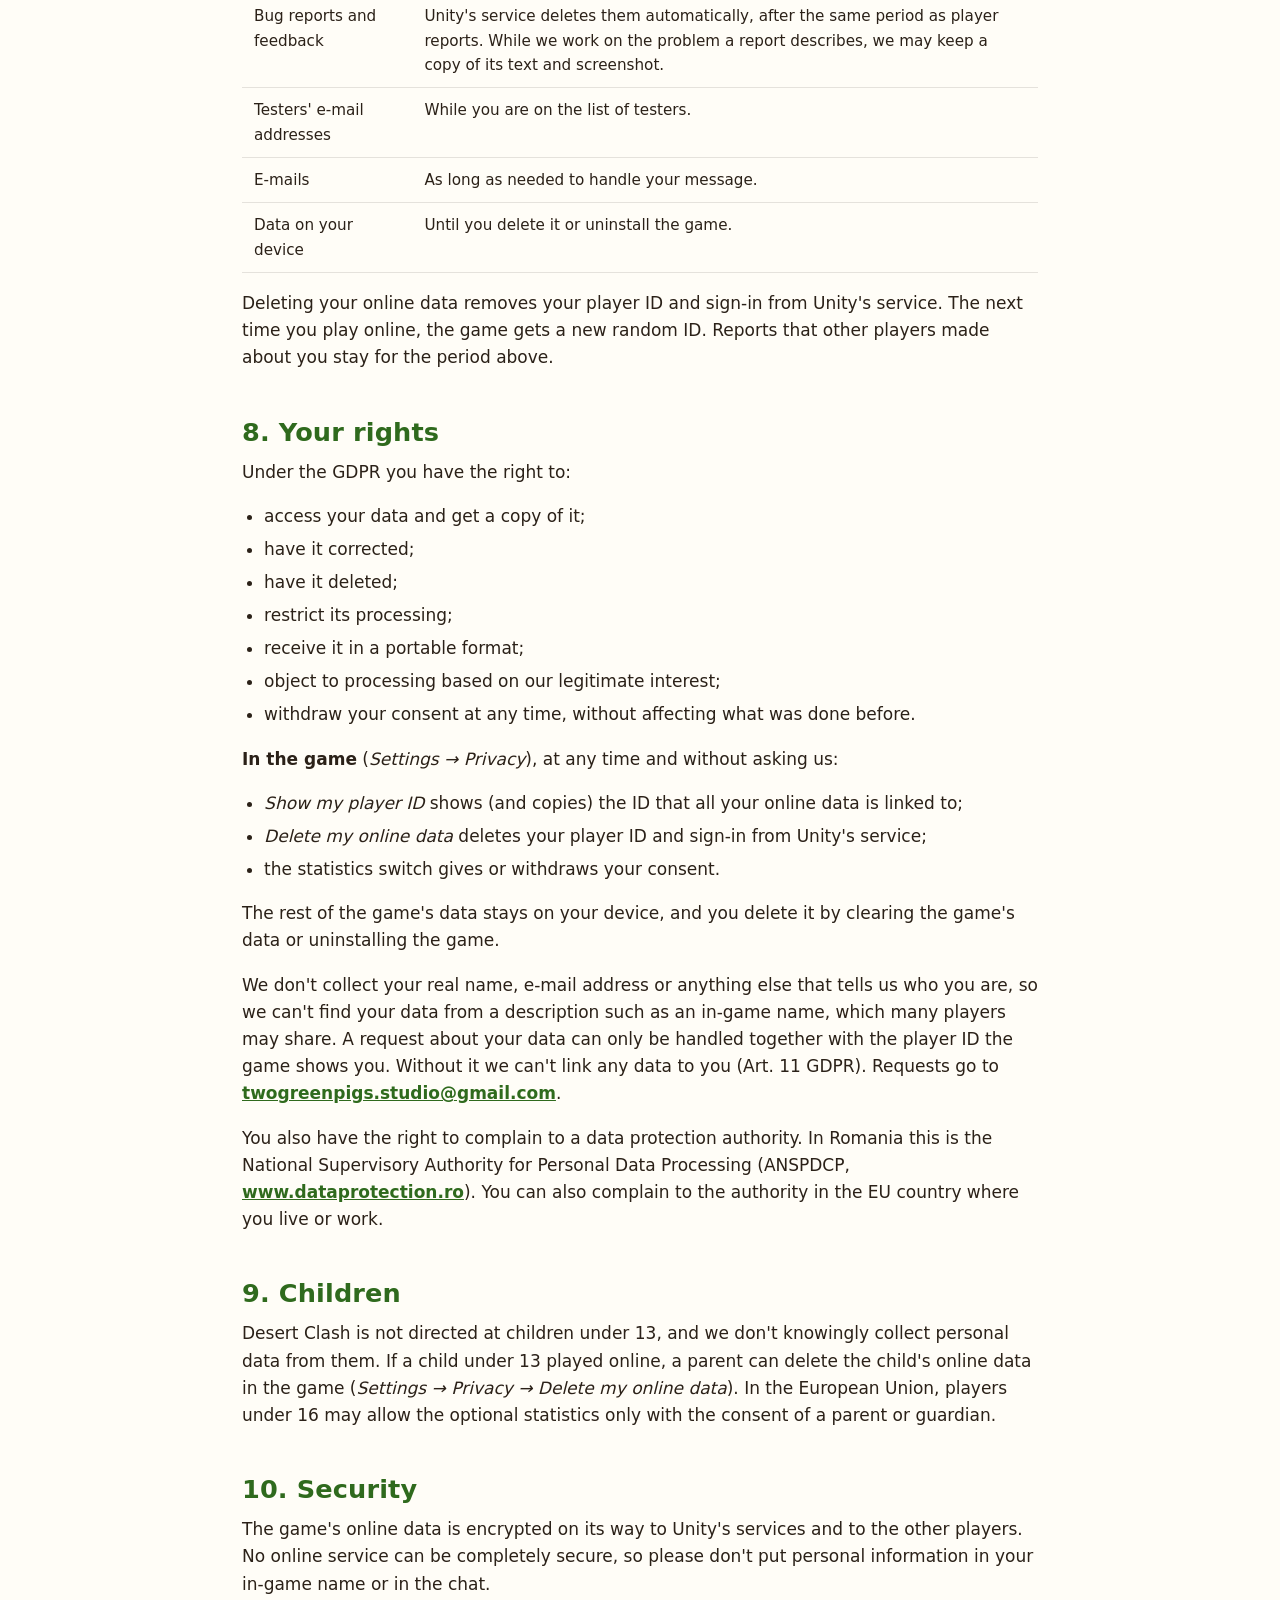
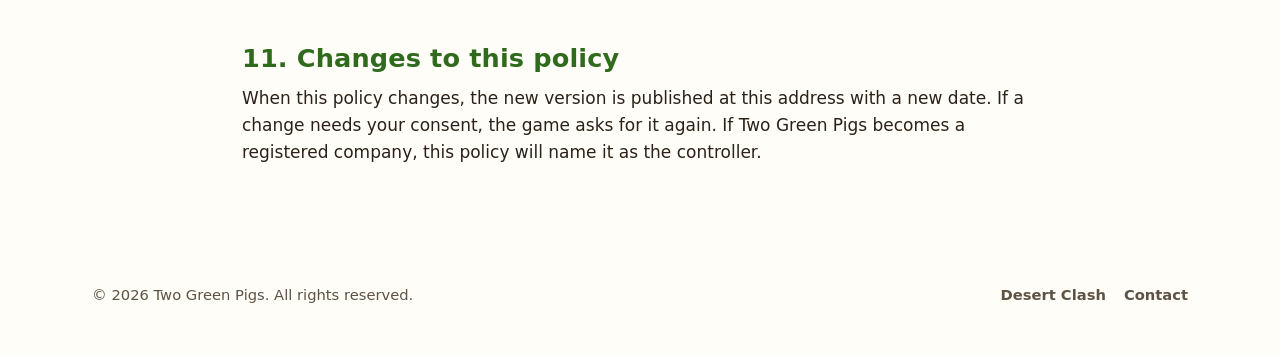
<file: privacy/index.html>
<!doctype html>
<html lang="en">
<head>
  <meta charset="utf-8">
  <meta name="viewport" content="width=device-width, initial-scale=1">
  <title>Privacy Policy · Two Green Pigs</title>
  <meta name="description" content="How Desert Clash and the Two Green Pigs website handle your data: what is collected, why, who receives it, how long it is kept and your rights.">
  <meta name="theme-color" content="#5aae35">
  <meta name="robots" content="noindex">
  <link rel="icon" type="image/png" sizes="32x32" href="../assets/img/favicon-32.png">
  <link rel="apple-touch-icon" href="../assets/img/pig-face-180.png">
  <link rel="stylesheet" href="../assets/css/site.css">
</head>
<body class="studio">
  <a class="skip" href="#main">Skip to content</a>

  <header class="topbar">
    <div class="wrap topbar-inner">
      <a class="brand" href="../" aria-label="Two Green Pigs, home"><img src="../assets/img/pig-face-96.png" alt="" width="42" height="42"><span>Two Green Pigs</span></a>
      <nav class="nav" aria-label="Main">
        <a href="../desert-clash/">Desert Clash</a>
      </nav>
    </div>
  </header>

  <main id="main" class="legal">
    <div class="wrap">
      <h1>Privacy Policy</h1>
      <p class="meta">Desert Clash and the Two Green Pigs website · Last updated: 10 October 2026</p>

      <div class="summary">
        <p><strong>In short</strong></p>
        <ul>
          <li>You don't need an account. The game never asks for your e-mail, your real name, your location or your contacts.</li>
          <li>Online play uses a random player ID and the in-game name you choose. Playing alone sends nothing to us.</li>
          <li>The current version has no ads and no tracking, and we don't sell data. Statistics are only collected if you allow them, and they are not switched on yet.</li>
          <li>You can see your player ID and delete your online data yourself, in the game (<em>Settings → Privacy</em>).</li>
        </ul>
      </div>

      <h2 id="who">1. Who we are</h2>
      <p>Two Green Pigs is the name under which Andrei Victor Sircuta, an independent game developer based in Romania, makes and publishes games. Two Green Pigs is not a registered company. The controller of your personal data, in the sense of the EU General Data Protection Regulation (GDPR), is <strong>Andrei Victor Sircuta, Romania</strong>.</p>
      <p>Contact: <a href="mailto:twogreenpigs.studio@gmail.com">twogreenpigs.studio@gmail.com</a>.</p>
      <p>"We" and "us" in this policy mean Andrei Victor Sircuta (Two Green Pigs).</p>

      <h2 id="scope">2. What this policy covers</h2>
      <p>It covers the game <strong>Desert Clash</strong> on every platform where it is offered, including Android and Windows, and test versions given to testers. It also covers this website. If you get the game through a store such as Google Play or Steam, that store also handles your data under its own privacy policy (see <a href="#stores">section 3.9</a>).</p>

      <h2 id="game">3. What the game processes</h2>

      <h3 id="device">3.1 On your device only</h3>
      <p>The game keeps these things on your device, and they are not sent to us:</p>
      <ul>
        <li>your settings;</li>
        <li>your in-game name;</li>
        <li>whether you allowed statistics;</li>
        <li>your tickets, what you unlocked in the faction shop, and the faction you last picked for Quick match;</li>
        <li>the players you muted;</li>
        <li>replays of your matches;</li>
        <li>player reports and bug reports that are waiting for a connection.</li>
      </ul>
      <p>When you play against the computer, in the unit lab or on a local network (LAN), the game data goes only between your device and the devices on your local network. Nothing goes to us. You can remove all of it by clearing the game's data or uninstalling the game.</p>

      <h3 id="online">3.2 Online play</h3>
      <p>Online matches use <strong>Unity Gaming Services</strong>, run by Unity Technologies on our behalf (see <a href="#recipients">section 5</a>). When you choose to play online, the game does four things:</p>
      <ul>
        <li><strong>Signs in anonymously.</strong> Unity creates a random player ID for your installation and keeps a sign-in token on your device. There is no e-mail and no password.</li>
        <li><strong>Creates or joins a match session.</strong> Unity's servers keep the following while the session exists:
          <ul>
            <li>your player ID;</li>
            <li>your in-game name, which also names a match you host;</li>
            <li>your seat, faction, colour and ready state;</li>
            <li>the match settings, the game version, and whether the host plays on a computer or a phone (Quick match uses it to choose a match).</li>
          </ul>
          The other players in the session see your name and your choices.</li>
        <li><strong>Finds the closest relay region.</strong> The game measures which of Unity's relay regions is closest to you.</li>
        <li><strong>Connects you to the other players</strong> through Unity's Relay servers, with encryption. To do that, Unity's servers process your <strong>IP address</strong> while you are connected. We don't receive or store it.</li>
      </ul>
      <p><strong>Legal basis:</strong> performance of the service you ask for (Art. 6(1)(b) GDPR). Online play can't work without the player ID and the connection. If you don't want this processing, you can still play alone or on a local network.</p>

      <h3 id="chat">3.3 Chat</h3>
      <p>Messages you write in the lobby or in a match go to the other players of that match. They travel through the game of the player who hosts the match and through Unity's relay. The chat is not saved by us or on a server. It only lives in the players' games during the match, except when someone reports a player (<a href="#reports">section 3.4</a>). Please don't write personal information in the chat: the other players can read it.</p>

      <h3 id="reports">3.4 Muting and reporting players</h3>
      <p>You can mute any player. The list of players you muted stays on your device. You can also report a player who breaks the rules shown in the game. A report reaches us through Unity's User Reporting service and contains:</p>
      <ul>
        <li>the reported player's in-game name and player ID;</li>
        <li>the reason you chose;</li>
        <li>the reported player's chat messages from that match;</li>
        <li>your player ID;</li>
        <li>the game version and platform;</li>
        <li>the match ID and the time;</li>
        <li>a technical description of your device that the service adds, for example the model, operating system, graphics and memory;</li>
        <li>the game's last log lines. These are technical messages, which can contain the names of the players in that match.</li>
      </ul>
      <p>Reports contain no screenshots. A report made without a connection waits on your device and is sent the next time the game connects.</p>
      <p>We use reports only to keep online play safe and to enforce its rules, for example by excluding a player who breaks them from online play. No decision is made automatically.</p>
      <p><strong>Legal basis:</strong> our legitimate interest, and the other players', in safe and fair online play (Art. 6(1)(f) GDPR). App stores also require games with chat to let players report abuse. If you were reported, you have the same rights over that data as everyone else (<a href="#rights">section 8</a>).</p>

      <h3 id="bugs">3.5 Bug reports and feedback</h3>
      <p>From the game's menus (and with F8 on a computer) you can send us a bug report or your feedback. It reaches us through Unity's User Reporting service and contains:</p>
      <ul>
        <li>the category you chose and the text you wrote;</li>
        <li>if you leave it on, a screenshot of the game as it was when you opened the report. It can show other players' names and chat;</li>
        <li>the game version, platform and build date;</li>
        <li>a technical description of your device: model, operating system, graphics, memory, screen size, graphics preset and frame rate;</li>
        <li>the language you play in and where you were in the game (a menu, or the kind of match, its time, the factions and the number of units);</li>
        <li>your player ID, and the online match ID if you were in one;</li>
        <li>the game's last log lines. These are technical messages, which can contain the names of the players in that match.</li>
      </ul>
      <p>Please don't write personal information in the report. A report made without a connection waits on your device and is sent the next time the game connects. We use these reports only to find and fix problems and to improve the game.</p>
      <p><strong>Legal basis:</strong> our legitimate interest in fixing the problems you tell us about (Art. 6(1)(f) GDPR). You choose whether to send a report and what goes in it.</p>

      <h3 id="statistics">3.6 Statistics, only with your consent</h3>
      <p>On its first start the game asks whether it may collect statistics about your matches. You can change your answer at any time in <em>Settings → Privacy</em>.</p>
      <p><strong>On the date of this policy the statistics service is not connected, so nothing is sent, even if you allowed it.</strong> Before it is switched on, this policy will be updated to say what is collected.</p>
      <p><strong>Legal basis:</strong> your consent (Art. 6(1)(a) GDPR). You can withdraw it at any time with the same switch.</p>

      <h3 id="engine">3.7 The Unity engine</h3>
      <p>Desert Clash is built with the Unity engine. The engine itself sends Unity Technologies some technical information about your device and the engine. This can include, for example, the device model, the operating system, the graphics hardware and the engine version. Unity uses this information for its own purposes, to understand how its software is used and to improve it. We don't receive this data. Unity handles it under its own <a href="https://unity.com/legal/game-player-and-app-user-privacy-policy" rel="noopener">Game Player and App User Privacy Policy</a>, and you can contact Unity about it at <a href="mailto:DPO@unity3d.com">DPO@unity3d.com</a>.</p>
      <p>To the extent we are responsible for this transmission, our legal basis is our legitimate interest in building the game with a widely used engine (Art. 6(1)(f) GDPR).</p>

      <h3 id="purchases">3.8 Purchases, ads and sharing</h3>
      <p>The current version shows no ads and has no real purchases. In test versions the faction shop unlocks factions for free and nothing is charged, and the "Advertisement" panel is a placeholder: it shows no ad and contacts no ad service. Tickets have no money value and can't be bought, sold or exchanged. If purchases or ads are added, this policy will be updated.</p>
      <p>On a phone you can share the game from the shop. The game opens your phone's own share menu with a short text, a link to the game's page on Google Play and a picture of the game. You choose the app and the people you share with. The game doesn't see what you share, with whom, or whether you posted it, and sends nothing to us. The app you choose handles what you share under its own privacy policy.</p>

      <h3 id="stores">3.9 App stores</h3>
      <p>When you install the game from Google Play (or, later, Steam), the store processes your account, download and purchase data as its own controller, under its own privacy policy: <a href="https://policies.google.com/privacy" rel="noopener">Google Privacy Policy</a>. Google Play may also give us crash and performance reports from users who allowed Google to collect them. These reports are aggregated or technical and don't tell us who you are. If you take part in a test of the game, we keep the e-mail address of the Google account you gave us for the list of testers, or you join our testers' Google Group, which Google runs under its own privacy policy. Legal basis: your request to take part (Art. 6(1)(b) GDPR).</p>

      <h2 id="website">4. This website</h2>
      <ul>
        <li><strong>Hosting.</strong> The website is static, hosted on GitHub Pages by GitHub, Inc. It uses no cookies, no analytics and no trackers. Like any web server, GitHub processes your IP address to deliver the pages and to keep the service secure, under the <a href="https://docs.github.com/en/site-policy/privacy-policies/github-general-privacy-statement" rel="noopener">GitHub General Privacy Statement</a>.</li>
        <li><strong>Videos.</strong> The videos come from YouTube only after you press play. Until then nothing is requested from YouTube. After you press play, YouTube (Google) receives your IP address and may store data on your device under Google's privacy policy. The player is loaded from youtube-nocookie.com, YouTube's privacy-enhanced mode.</li>
        <li><strong>E-mails.</strong> If you write to us, we use your e-mail address and your message to answer you. We keep them only as long as needed to handle your message. Legal basis: our legitimate interest in answering you, or steps you asked for (Art. 6(1)(f) and (b) GDPR).</li>
      </ul>

      <h2 id="recipients">5. Who receives the data</h2>
      <ul>
        <li><strong>Unity Technologies</strong> processes the online play and report data on our behalf, as our processor, under Unity's data processing terms. This covers Unity Authentication, Sessions (Lobby), Relay and User Reporting.</li>
        <li><strong>The other players</strong> in your online match see your in-game name, your messages and your choices in that match.</li>
        <li><strong>Google, Unity and GitHub</strong> receive data for their own purposes, as described in <a href="#engine">sections 3.7</a>, <a href="#stores">3.9</a> and <a href="#website">4</a>.</li>
        <li><strong>Authorities</strong> receive data only if the law requires it.</li>
      </ul>
      <p>We don't sell personal data, don't share it for advertising, and don't use it for profiling.</p>

      <h2 id="transfers">6. Transfers outside the European Economic Area</h2>
      <p>Unity Technologies, Google and GitHub are based in the United States, and data may be processed there and in other countries. These companies provide the safeguards the GDPR recognises for such transfers, such as the EU-U.S. Data Privacy Framework or the European Commission's Standard Contractual Clauses.</p>

      <h2 id="retention">7. How long the data is kept</h2>
      <div class="table-scroll">
        <table>
          <thead><tr><th>Data</th><th>Kept</th></tr></thead>
          <tbody>
            <tr><td>Your player ID and sign-in</td><td>Until you delete them in the game (<em>Settings → Privacy → Delete my online data</em>).</td></tr>
            <tr><td>Match session (name, choices, settings)</td><td>While the session exists.</td></tr>
            <tr><td>IP address at Unity's relay</td><td>Handled by Unity for the connection and the security of its service; we don't store it.</td></tr>
            <tr><td>Player reports</td><td>Unity's service deletes reports automatically, after a period Unity sets (on the date of this policy, up to 90 days). If a player is excluded from online play, we keep their player ID and the reason for as long as the exclusion lasts.</td></tr>
            <tr><td>Bug reports and feedback</td><td>Unity's service deletes them automatically, after the same period as player reports. While we work on the problem a report describes, we may keep a copy of its text and screenshot.</td></tr>
            <tr><td>Testers' e-mail addresses</td><td>While you are on the list of testers.</td></tr>
            <tr><td>E-mails</td><td>As long as needed to handle your message.</td></tr>
            <tr><td>Data on your device</td><td>Until you delete it or uninstall the game.</td></tr>
          </tbody>
        </table>
      </div>
      <p>Deleting your online data removes your player ID and sign-in from Unity's service. The next time you play online, the game gets a new random ID. Reports that other players made about you stay for the period above.</p>

      <h2 id="rights">8. Your rights</h2>
      <p>Under the GDPR you have the right to:</p>
      <ul>
        <li>access your data and get a copy of it;</li>
        <li>have it corrected;</li>
        <li>have it deleted;</li>
        <li>restrict its processing;</li>
        <li>receive it in a portable format;</li>
        <li>object to processing based on our legitimate interest;</li>
        <li>withdraw your consent at any time, without affecting what was done before.</li>
      </ul>
      <p><strong>In the game</strong> (<em>Settings → Privacy</em>), at any time and without asking us:</p>
      <ul>
        <li><em>Show my player ID</em> shows (and copies) the ID that all your online data is linked to;</li>
        <li><em>Delete my online data</em> deletes your player ID and sign-in from Unity's service;</li>
        <li>the statistics switch gives or withdraws your consent.</li>
      </ul>
      <p>The rest of the game's data stays on your device, and you delete it by clearing the game's data or uninstalling the game.</p>
      <p>We don't collect your real name, e-mail address or anything else that tells us who you are, so we can't find your data from a description such as an in-game name, which many players may share. A request about your data can only be handled together with the player ID the game shows you. Without it we can't link any data to you (Art. 11 GDPR). Requests go to <a href="mailto:twogreenpigs.studio@gmail.com">twogreenpigs.studio@gmail.com</a>.</p>
      <p>You also have the right to complain to a data protection authority. In Romania this is the National Supervisory Authority for Personal Data Processing (ANSPDCP, <a href="https://www.dataprotection.ro" rel="noopener">www.dataprotection.ro</a>). You can also complain to the authority in the EU country where you live or work.</p>

      <h2 id="children">9. Children</h2>
      <p>Desert Clash is not directed at children under 13, and we don't knowingly collect personal data from them. If a child under 13 played online, a parent can delete the child's online data in the game (<em>Settings → Privacy → Delete my online data</em>). In the European Union, players under 16 may allow the optional statistics only with the consent of a parent or guardian.</p>

      <h2 id="security">10. Security</h2>
      <p>The game's online data is encrypted on its way to Unity's services and to the other players. No online service can be completely secure, so please don't put personal information in your in-game name or in the chat.</p>

      <h2 id="changes">11. Changes to this policy</h2>
      <p>When this policy changes, the new version is published at this address with a new date. If a change needs your consent, the game asks for it again. If Two Green Pigs becomes a registered company, this policy will name it as the controller.</p>
    </div>
  </main>

  <footer class="footer">
    <div class="wrap footer-inner">
      <span>&copy; <span data-year>2026</span> Two Green Pigs. All rights reserved.</span>
      <nav class="footer-links" aria-label="Footer">
        <a href="../desert-clash/">Desert Clash</a>
        <a href="mailto:twogreenpigs.studio@gmail.com">Contact</a>
      </nav>
    </div>
  </footer>

  <script src="../assets/js/site.js" defer></script>
</body>
</html>
</file>
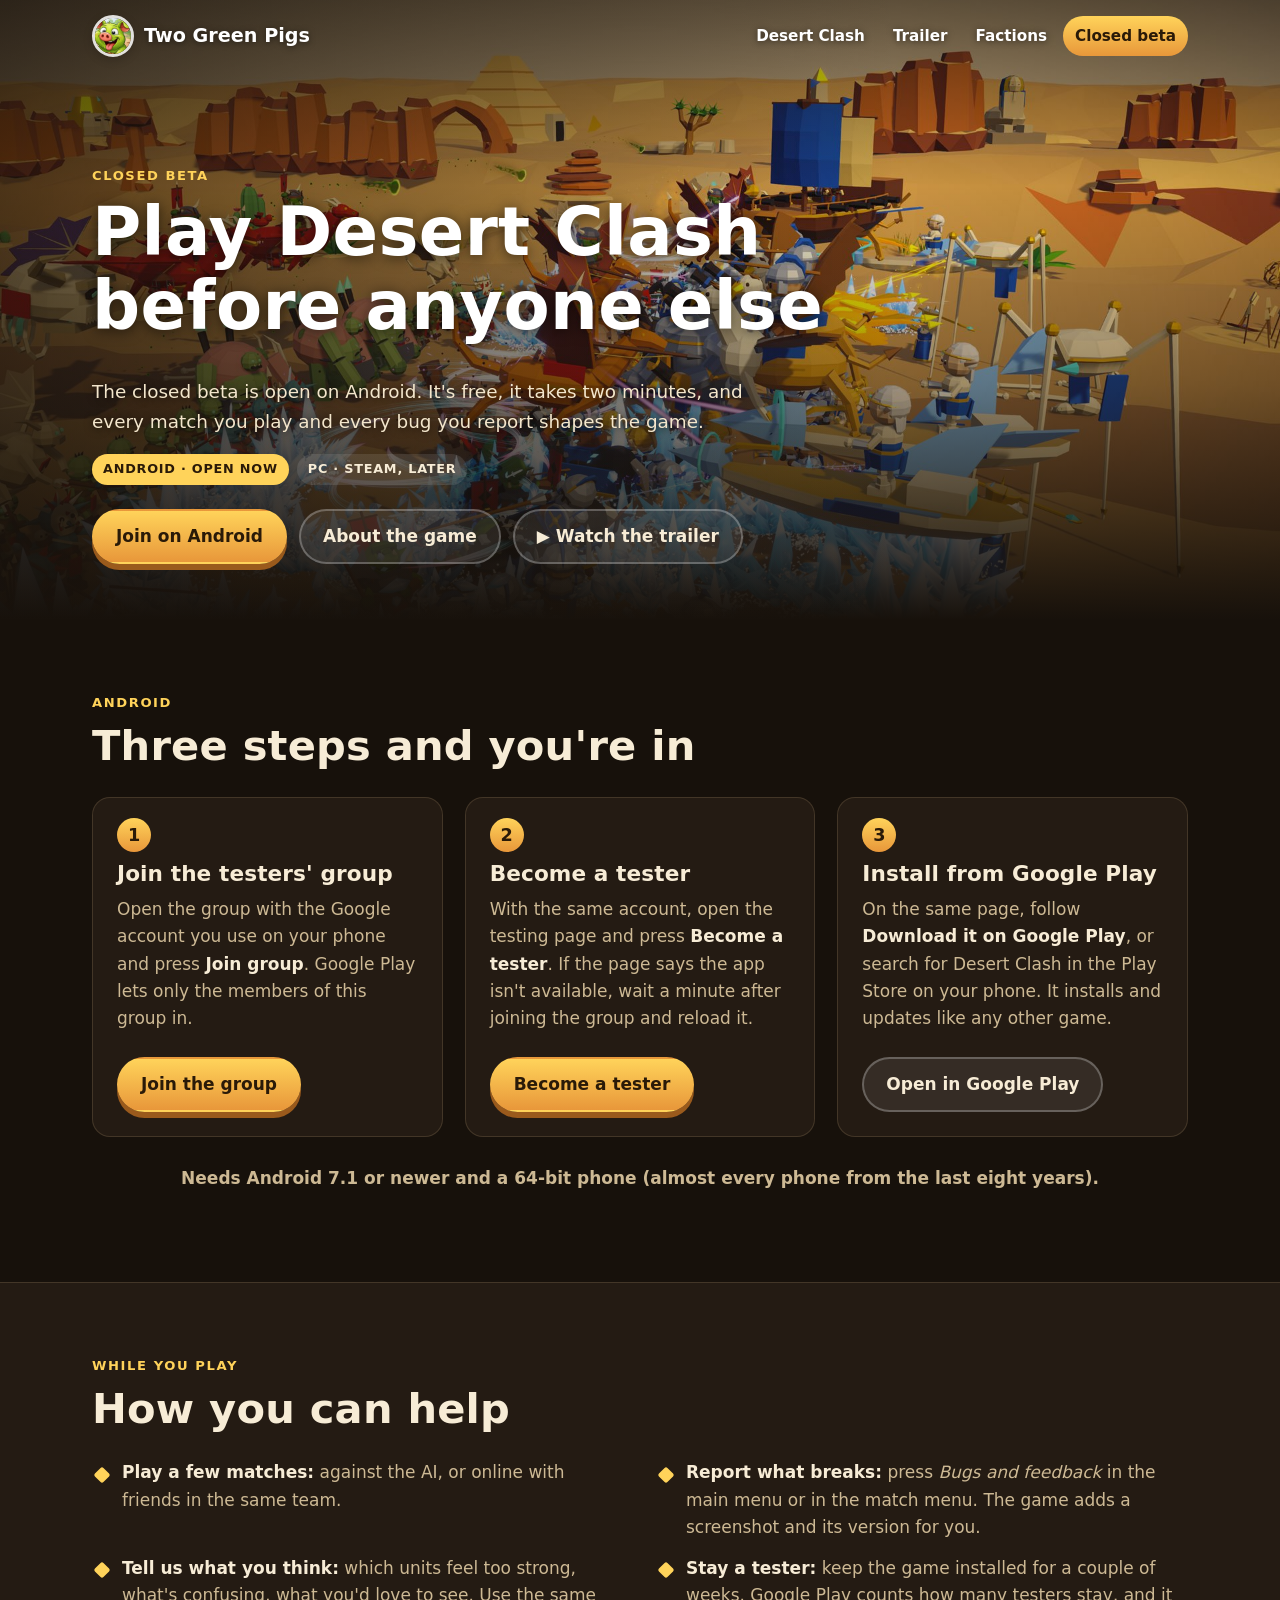
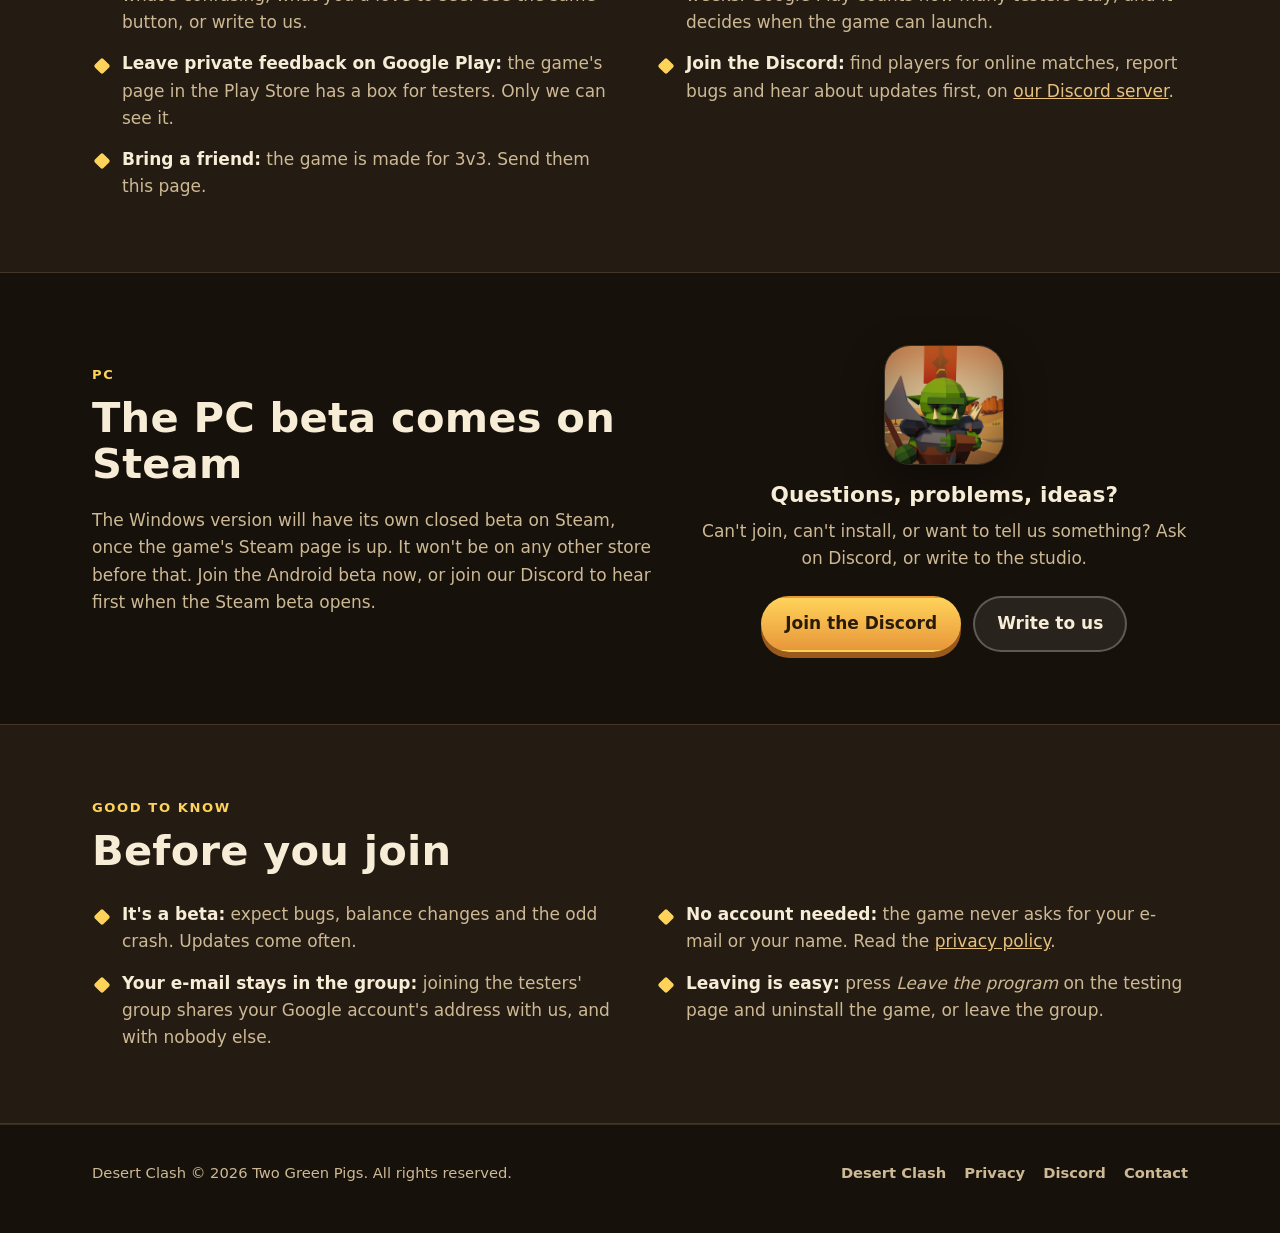
<file: desert-clash/playtest/index.html>
<!doctype html>
<html lang="en">
<head>
  <meta charset="utf-8">
  <meta name="viewport" content="width=device-width, initial-scale=1">
  <title>Desert Clash closed beta · Two Green Pigs</title>
  <meta name="description" content="Play Desert Clash before anyone else: the closed beta on Android is open. Join the testers' group, opt in on Google Play and install the game in three steps.">
  <meta name="theme-color" content="#17110b">
  <meta property="og:type" content="website">
  <meta property="og:site_name" content="Two Green Pigs">
  <meta property="og:title" content="Desert Clash · Join the closed beta">
  <meta property="og:description" content="The closed beta of Desert Clash, a 3v3 tug-of-war strategy game, is open on Android. Three steps and you're in.">
  <meta property="og:url" content="https://andreisircuta.github.io/twogreenpigs/desert-clash/playtest/">
  <meta property="og:image" content="https://andreisircuta.github.io/twogreenpigs/desert-clash/media/key-art.jpg">
  <meta name="twitter:card" content="summary_large_image">
  <link rel="icon" type="image/png" sizes="32x32" href="../../assets/img/favicon-32.png">
  <link rel="apple-touch-icon" href="../../assets/img/pig-face-180.png">
  <link rel="stylesheet" href="../../assets/css/site.css">
</head>
<body class="game">
  <a class="skip" href="#main">Skip to content</a>

  <div class="game-hero game-hero-short">
    <div class="game-hero-bg"><img src="../media/key-art-clean.jpg" width="1920" height="1080" alt=""></div>
    <header class="topbar">
      <div class="wrap topbar-inner">
        <a class="brand" href="../../" aria-label="Two Green Pigs, home"><img src="../../assets/img/pig-face-96.png" alt="" width="42" height="42"><span>Two Green Pigs</span></a>
        <nav class="nav" aria-label="Desert Clash">
          <a href="../">Desert Clash</a>
          <a href="../#trailer">Trailer</a>
          <a href="../#factions">Factions</a>
          <a class="nav-cta" href="#android" aria-current="page">Closed beta</a>
        </nav>
      </div>
    </header>
    <div class="wrap game-hero-body" id="main">
      <p class="eyebrow">Closed beta</p>
      <h1 class="playtest-title">Play Desert Clash before anyone else</h1>
      <p class="lead">The closed beta is open on Android. It's free, it takes two minutes, and every match you play and every bug you report shapes the game.</p>
      <div class="tags">
        <span class="tag tag-live">Android · open now</span>
        <span class="tag">PC · Steam, later</span>
      </div>
      <div class="actions">
        <a class="btn btn-primary" href="#android">Join on Android</a>
        <a class="btn btn-ghost" href="../">About the game</a>
        <a class="btn btn-ghost" href="../#trailer">&#9654; Watch the trailer</a>
      </div>
    </div>
  </div>

  <main>
    <section id="android" class="section">
      <div class="wrap">
        <p class="eyebrow">Android</p>
        <h2 class="section-title">Three steps and you're in</h2>
        <ol class="steps">
          <li>
            <h3>Join the testers' group</h3>
            <p>Open the group with the Google account you use on your phone and press <strong>Join group</strong>. Google Play lets only the members of this group in.</p>
            <div class="actions"><a class="btn btn-primary" href="https://groups.google.com/g/desertclash" rel="noopener">Join the group</a></div>
          </li>
          <li>
            <h3>Become a tester</h3>
            <p>With the same account, open the testing page and press <strong>Become a tester</strong>. If the page says the app isn't available, wait a minute after joining the group and reload it.</p>
            <div class="actions"><a class="btn btn-primary" href="https://play.google.com/apps/testing/com.twogreenpigs.desertclash" rel="noopener">Become a tester</a></div>
          </li>
          <li>
            <h3>Install from Google Play</h3>
            <p>On the same page, follow <strong>Download it on Google Play</strong>, or search for Desert Clash in the Play Store on your phone. It installs and updates like any other game.</p>
            <div class="actions"><a class="btn btn-ghost" href="https://play.google.com/store/apps/details?id=com.twogreenpigs.desertclash" rel="noopener">Open in Google Play</a></div>
          </li>
        </ol>
        <p class="note">Needs Android 7.1 or newer and a 64-bit phone (almost every phone from the last eight years).</p>
      </div>
    </section>

    <section class="section band">
      <div class="wrap">
        <p class="eyebrow">While you play</p>
        <h2 class="section-title">How you can help</h2>
        <ul class="features">
          <li><strong>Play a few matches:</strong> against the AI, or online with friends in the same team.</li>
          <li><strong>Report what breaks:</strong> press <em>Bugs and feedback</em> in the main menu or in the match menu. The game adds a screenshot and its version for you.</li>
          <li><strong>Tell us what you think:</strong> which units feel too strong, what's confusing, what you'd love to see. Use the same button, or write to us.</li>
          <li><strong>Stay a tester:</strong> keep the game installed for a couple of weeks. Google Play counts how many testers stay, and it decides when the game can launch.</li>
          <li><strong>Leave private feedback on Google Play:</strong> the game's page in the Play Store has a box for testers. Only we can see it.</li>
          <li><strong>Join the Discord:</strong> find players for online matches, report bugs and hear about updates first, on <a href="https://discord.gg/RybkvuCMQ" rel="noopener">our Discord server</a>.</li>
          <li><strong>Bring a friend:</strong> the game is made for 3v3. Send them this page.</li>
        </ul>
      </div>
    </section>

    <section id="pc" class="section">
      <div class="wrap row">
        <div>
          <p class="eyebrow">PC</p>
          <h2>The PC beta comes on Steam</h2>
          <p>The Windows version will have its own closed beta on Steam, once the game's Steam page is up. It won't be on any other store before that. Join the Android beta now, or join our Discord to hear first when the Steam beta opens.</p>
        </div>
        <div class="cta">
          <img class="cta-icon" src="../media/desert-clash-icon.png" width="256" height="256" loading="lazy" alt="The Desert Clash icon">
          <h3>Questions, problems, ideas?</h3>
          <p>Can't join, can't install, or want to tell us something? Ask on Discord, or write to the studio.</p>
          <div class="actions">
            <a class="btn btn-primary" href="https://discord.gg/RybkvuCMQ" rel="noopener">Join the Discord</a>
            <a class="btn btn-ghost" href="mailto:twogreenpigs.studio@gmail.com?subject=Desert%20Clash%20beta">Write to us</a>
          </div>
        </div>
      </div>
    </section>

    <section class="section band">
      <div class="wrap">
        <p class="eyebrow">Good to know</p>
        <h2 class="section-title">Before you join</h2>
        <ul class="features">
          <li><strong>It's a beta:</strong> expect bugs, balance changes and the odd crash. Updates come often.</li>
          <li><strong>No account needed:</strong> the game never asks for your e-mail or your name. Read the <a href="../../privacy/">privacy policy</a>.</li>
          <li><strong>Your e-mail stays in the group:</strong> joining the testers' group shares your Google account's address with us, and with nobody else.</li>
          <li><strong>Leaving is easy:</strong> press <em>Leave the program</em> on the testing page and uninstall the game, or leave the group.</li>
        </ul>
      </div>
    </section>
  </main>

  <footer class="footer">
    <div class="wrap footer-inner">
      <span>Desert Clash &copy; <span data-year>2026</span> Two Green Pigs. All rights reserved.</span>
      <nav class="footer-links" aria-label="Footer">
        <a href="../">Desert Clash</a>
        <a href="../../privacy/">Privacy</a>
        <a href="https://discord.gg/RybkvuCMQ" rel="noopener">Discord</a>
        <a href="mailto:twogreenpigs.studio@gmail.com">Contact</a>
      </nav>
    </div>
  </footer>

  <script src="../../assets/js/site.js" defer></script>
</body>
</html>
</file>
<file: assets/css/site.css>
/* Two Green Pigs: the studio site and its game pages. Plain CSS, no build step, no external requests (no web fonts,
   no trackers), so the site needs no cookie banner. The studio pages are bright (the logo's farm: sky, grass, mud);
   a game page is dark and takes its colours from the game (Desert Clash: sand and gold). */

:root {
  --sky: #9ed8f5;
  --sky-pale: #e4f5fc;
  --grass: #5aae35;
  --grass-deep: #2f6a1d;
  --pig: #8fd14f;
  --mud: #6d4424;
  --mud-soft: #a8723f;
  --sun: #ffd84a;
  --cream: #fff9ec;
  --paper: #fffdf7;
  --ink: #2b2118;
  --ink-soft: #5e5244;
  --line: rgba(43, 33, 24, 0.12);
  --radius: 18px;
  --radius-small: 10px;
  --shadow: 0 10px 30px rgba(43, 33, 24, 0.14);
  --wrap: 1160px;
  --display: "Bahnschrift", "DIN Alternate", "Roboto Condensed", "Arial Narrow", system-ui, sans-serif;
  --body: system-ui, -apple-system, "Segoe UI", Roboto, "Helvetica Neue", Arial, sans-serif;
}

*, *::before, *::after { box-sizing: border-box; }

html { scroll-behavior: smooth; -webkit-text-size-adjust: 100%; }
@media (prefers-reduced-motion: reduce) { html { scroll-behavior: auto; } }

body {
  margin: 0;
  font: 17px/1.6 var(--body);
  color: var(--ink);
  background: var(--paper);
  overflow-x: hidden;
}

img, video { display: block; max-width: 100%; height: auto; }
figure { margin: 0; }
a { color: inherit; }
h1, h2, h3 { font-family: var(--display); font-weight: 700; line-height: 1.1; margin: 0 0 0.5em; letter-spacing: 0.005em; }
h1 { font-size: clamp(2.4rem, 6vw, 4.2rem); }
h2 { font-size: clamp(1.8rem, 4vw, 2.6rem); }
h3 { font-size: 1.35rem; }
p { margin: 0 0 1em; }

.wrap { width: 100%; max-width: var(--wrap); margin: 0 auto; padding: 0 16px; }
@media (min-width: 720px) { .wrap { padding: 0 32px; } }

.skip { position: absolute; left: -9999px; top: 8px; z-index: 100; background: var(--ink); color: #fff; padding: 8px 14px; border-radius: 8px; }
.skip:focus { left: 8px; }

:focus-visible { outline: 3px solid var(--sun); outline-offset: 3px; border-radius: 4px; }

/* ---------- the top bar ---------- */

.topbar { position: relative; z-index: 10; }
.topbar-inner { display: flex; align-items: center; justify-content: space-between; gap: 16px; min-height: 72px; }
.brand { display: inline-flex; align-items: center; gap: 10px; text-decoration: none; font-family: var(--display); font-weight: 700; font-size: 1.2rem; white-space: nowrap; }
.brand img { width: 42px; height: 42px; border-radius: 50%; border: 3px solid #fff; box-shadow: 0 3px 10px rgba(0, 0, 0, 0.18); }
.nav { display: flex; gap: 4px; flex-wrap: wrap; justify-content: flex-end; }
.nav a { text-decoration: none; font-weight: 600; font-size: 0.95rem; padding: 8px 12px; border-radius: 999px; }
.nav a:hover { background: rgba(255, 255, 255, 0.55); }
@media (max-width: 560px) {
  .brand span { display: none; }
  .nav a { padding: 6px 9px; font-size: 0.9rem; }
}

/* ---------- buttons and tags ---------- */

.actions { display: flex; flex-wrap: wrap; gap: 12px; margin-top: 24px; }
.btn {
  display: inline-flex; align-items: center; justify-content: center; gap: 8px;
  min-height: 48px; padding: 12px 22px; border-radius: 999px;
  font-weight: 700; text-decoration: none; border: 2px solid transparent;
  transition: transform 0.15s ease, box-shadow 0.15s ease, background 0.15s ease;
}
.btn:hover { transform: translateY(-2px); }
.btn-primary { background: var(--grass); color: #fff; box-shadow: 0 6px 0 var(--grass-deep); }
.btn-primary:hover { box-shadow: 0 8px 0 var(--grass-deep); }
.btn-ghost { background: rgba(255, 255, 255, 0.7); color: var(--ink); border-color: var(--line); }
.btn-big { font-size: 1.05rem; padding: 14px 26px; overflow-wrap: anywhere; }
@media (prefers-reduced-motion: reduce) { .btn, .btn:hover { transition: none; transform: none; } }

.tags { display: flex; flex-wrap: wrap; gap: 8px; margin-bottom: 14px; }
.tag { font-size: 0.8rem; font-weight: 700; text-transform: uppercase; letter-spacing: 0.06em; padding: 5px 11px; border-radius: 999px; background: var(--sky-pale); color: var(--ink-soft); }
.tag-live { background: var(--sun); color: var(--ink); }

/* ---------- sections ---------- */

.section { padding: 72px 0; }
.section-title { margin-bottom: 28px; }
.eyebrow { font-weight: 800; text-transform: uppercase; letter-spacing: 0.12em; font-size: 0.82rem; color: var(--grass-deep); margin-bottom: 10px; }
.lead { font-size: 1.15rem; color: var(--ink-soft); max-width: 36em; }

/* ---------- the studio pages ---------- */

.studio .topbar { background: var(--sky); }
.studio .hero { background: linear-gradient(180deg, var(--sky) 0%, var(--sky-pale) 72%, var(--paper) 100%); }

.hero { padding: 24px 0 64px; }
.hero-grid { display: grid; gap: 32px; align-items: center; }
@media (min-width: 900px) { .hero-grid { grid-template-columns: 1fr 1.15fr; gap: 48px; } }
.hero h1 { color: var(--grass-deep); }
.hero h1 .accent { color: var(--mud); }
.hero-art img { border-radius: var(--radius); box-shadow: var(--shadow); border: 6px solid #fff; transform: rotate(1.2deg); }
@media (prefers-reduced-motion: reduce) { .hero-art img { transform: none; } }

.game-card { overflow: hidden; border-radius: var(--radius); background: #fff; box-shadow: var(--shadow); border: 1px solid var(--line); }
.game-card-media { display: block; background: #1c140d; }
.game-card-media img { width: 100%; aspect-ratio: 920 / 430; object-fit: cover; }
.game-card-body { padding: 24px 20px 28px; }
@media (min-width: 860px) { .game-card-body { display: grid; grid-template-columns: 1fr 1.6fr; gap: 40px; padding: 36px 40px 40px; } }
.game-card h3 { font-size: 2rem; }

.about { background: var(--cream); border-top: 1px solid var(--line); border-bottom: 1px solid var(--line); }
.about-grid { display: grid; gap: 36px; align-items: center; }
@media (min-width: 860px) { .about-grid { grid-template-columns: 0.8fr 1.2fr; gap: 56px; } }
.about-art img { border-radius: var(--radius); box-shadow: var(--shadow); border: 6px solid #fff; transform: rotate(-1.5deg); max-height: 560px; width: auto; margin: 0 auto; }
@media (prefers-reduced-motion: reduce) { .about-art img { transform: none; } }
.about-copy p { color: var(--ink-soft); }

.values { display: grid; gap: 18px; margin-top: 48px; }
@media (min-width: 760px) { .values { grid-template-columns: repeat(3, 1fr); } }
.value { background: #fff; border-radius: var(--radius); padding: 24px; border: 1px solid var(--line); }
.value h3 { color: var(--grass-deep); }
.value p { margin: 0; color: var(--ink-soft); }
.value-icon { width: 44px; height: 44px; border-radius: 50%; display: grid; place-items: center; background: var(--pig); color: var(--grass-deep); font-size: 1.3rem; margin-bottom: 14px; }

.contact-box {
  text-align: center; background: linear-gradient(160deg, var(--grass) 0%, var(--grass-deep) 100%);
  color: #fff; border-radius: var(--radius); padding: 48px 20px; box-shadow: var(--shadow);
}
.contact-box h2 { color: #fff; }
.contact-box p { color: rgba(255, 255, 255, 0.9); }
.contact-box .btn-primary { background: var(--sun); color: var(--ink); box-shadow: 0 6px 0 #c9a21a; }

.footer { padding: 36px 0 48px; color: var(--ink-soft); font-size: 0.92rem; }
.footer-inner { display: flex; flex-wrap: wrap; gap: 12px 24px; align-items: center; justify-content: space-between; }
.footer a { text-decoration: none; font-weight: 600; }
.footer a:hover { text-decoration: underline; }
.footer-links { display: flex; flex-wrap: wrap; gap: 6px 18px; }

/* ---------- a game page (Desert Clash) ---------- */

.game {
  --night: #17110b;
  --stone: #241b13;
  --stone-2: #2f241a;
  --sand: #e8c27c;
  --gold: #ffd35a;
  --gold-deep: #e8973a;
  --text: #f7ecd6;
  --text-soft: #cdb994;
  --line: rgba(255, 220, 160, 0.14);
  background: var(--night);
  color: var(--text);
}
.game .brand img { border-color: rgba(255, 255, 255, 0.85); }
.game .nav a:hover { background: rgba(255, 255, 255, 0.1); }
.game .lead, .game p { color: var(--text-soft); }
.game h2, .game h3 { color: var(--text); }
.game .eyebrow { color: var(--gold); }
.game .btn-primary { background: linear-gradient(180deg, var(--gold) 0%, var(--gold-deep) 100%); color: #2a1a08; box-shadow: 0 6px 0 #9a5a1c; }
.game .btn-primary:hover { box-shadow: 0 8px 0 #9a5a1c; }
.game .btn-ghost { background: rgba(255, 255, 255, 0.08); color: var(--text); border-color: rgba(255, 255, 255, 0.25); }
.game .tag { background: rgba(255, 255, 255, 0.1); color: var(--text); }
.game .tag-live { background: var(--gold); color: #2a1a08; }
.game .footer { color: var(--text-soft); border-top: 1px solid var(--line); }

.game-hero { position: relative; isolation: isolate; min-height: min(92vh, 860px); display: flex; flex-direction: column; }
.game-hero-bg { position: absolute; inset: 0; z-index: -1; overflow: hidden; }
.game-hero-bg img { width: 100%; height: 100%; object-fit: cover; object-position: 50% 40%; }
.game-hero-bg::after {
  content: ""; position: absolute; inset: 0;
  background:
    linear-gradient(90deg, rgba(23, 17, 11, 0.6) 0%, rgba(23, 17, 11, 0.25) 45%, rgba(23, 17, 11, 0) 70%),
    linear-gradient(180deg, rgba(23, 17, 11, 0.55) 0%, rgba(23, 17, 11, 0.05) 30%, rgba(23, 17, 11, 0.4) 62%, var(--night) 100%);
}
.game-hero .topbar { color: #fff; text-shadow: 0 1px 6px rgba(0, 0, 0, 0.5); }
.game-hero-body { margin-top: auto; padding-bottom: 56px; }
.game-logo { width: min(640px, 100%); margin: 0 0 14px; filter: drop-shadow(0 6px 18px rgba(0, 0, 0, 0.55)); }
.game-hero .tagline { font-family: var(--display); font-weight: 700; font-size: clamp(1.5rem, 3.4vw, 2.3rem); color: #fff; text-shadow: 0 2px 12px rgba(0, 0, 0, 0.6); margin-bottom: 10px; }
.game-hero .lead { color: #f3e6cc; text-shadow: 0 1px 8px rgba(0, 0, 0, 0.7); }

.video-frame { border-radius: var(--radius); overflow: hidden; background: #000; border: 1px solid var(--line); box-shadow: 0 18px 50px rgba(0, 0, 0, 0.45); }
.video-frame video, .video-frame img, .video-frame iframe { width: 100%; aspect-ratio: 16 / 9; background: #000; }
.caption a { color: var(--sand); }

/* A YouTube video: its poster and a play button until it is pressed (site.js puts the player there then), so the page
   asks nothing of YouTube before that. Without the script the link opens the video on YouTube. */
.yt-play { position: relative; display: block; cursor: pointer; }
.yt-play img { object-fit: cover; transition: filter 0.2s ease; }
.yt-play:hover img { filter: brightness(1.08); }
.yt-button {
  position: absolute; left: 50%; top: 50%; width: 92px; height: 92px; margin: -46px 0 0 -46px; border-radius: 50%;
  background: linear-gradient(180deg, var(--gold, #ffd35a) 0%, var(--gold-deep, #e8973a) 100%);
  box-shadow: 0 8px 30px rgba(0, 0, 0, 0.55), 0 0 0 6px rgba(255, 255, 255, 0.18);
  transition: transform 0.15s ease;
}
.yt-button::after { content: ""; position: absolute; left: 36px; top: 28px; border-style: solid; border-width: 18px 0 18px 30px; border-color: transparent transparent transparent #2a1a08; }
.yt-play:hover .yt-button { transform: scale(1.07); }
.yt-play:focus-visible .yt-button { outline: 3px solid #fff; outline-offset: 4px; }
iframe { border: 0; display: block; }
@media (prefers-reduced-motion: reduce) { .yt-play img, .yt-button { transition: none; } .yt-play:hover .yt-button { transform: none; } }
.caption { font-size: 0.88rem; color: var(--text-soft); margin-top: 10px; }

.rows { display: grid; gap: 56px; }
.row { display: grid; gap: 24px; align-items: center; }
@media (min-width: 860px) {
  .row { grid-template-columns: 1.15fr 1fr; gap: 48px; }
  .row.flip > :first-child { order: 2; }
}
.row img { border-radius: var(--radius); border: 1px solid var(--line); box-shadow: 0 14px 40px rgba(0, 0, 0, 0.4); }

.band { background: var(--stone); border-top: 1px solid var(--line); border-bottom: 1px solid var(--line); }

.factions { display: grid; gap: 20px; }
@media (min-width: 720px) { .factions { grid-template-columns: repeat(2, 1fr); } }
.faction { background: var(--stone-2); border-radius: var(--radius); overflow: hidden; border: 1px solid var(--line); border-top: 4px solid var(--accent, var(--gold)); }
.faction video { width: 100%; aspect-ratio: 16 / 9; object-fit: cover; background: #000; }
.faction-body { padding: 20px 22px 24px; }
.faction h3 { color: var(--accent, var(--gold)); }
.faction p { margin: 0; }
.faction.horde { --accent: #e0673f; }
.faction.kingdom { --accent: #6f9fe6; }
.faction.arcane { --accent: #b49cf0; }
.faction.nightblood { --accent: #9cc65a; }
.note { text-align: center; margin-top: 28px; font-weight: 600; color: var(--sand); }

.features { list-style: none; padding: 0; margin: 0; display: grid; gap: 12px; }
@media (min-width: 760px) { .features { grid-template-columns: repeat(2, 1fr); gap: 14px 32px; } }
.features li { position: relative; padding-left: 30px; color: var(--text-soft); }
.features li::before { content: ""; position: absolute; left: 4px; top: 0.55em; width: 12px; height: 12px; background: var(--gold); transform: rotate(45deg); border-radius: 2px; }
.features strong { color: var(--text); }

.gallery { display: grid; gap: 12px; grid-template-columns: repeat(2, 1fr); }   /* ten screenshots: 5 rows of 2, or 2 rows of 5 */
@media (min-width: 960px) { .gallery { grid-template-columns: repeat(5, 1fr); gap: 14px; } }
.gallery a { display: block; border-radius: var(--radius-small); overflow: hidden; border: 1px solid var(--line); background: #000; }
.gallery img { width: 100%; aspect-ratio: 16 / 9; object-fit: cover; transition: transform 0.25s ease, opacity 0.25s ease; }
.gallery a:hover img { transform: scale(1.04); opacity: 0.92; }
@media (prefers-reduced-motion: reduce) { .gallery img, .gallery a:hover img { transition: none; transform: none; } }

.phone { display: grid; gap: 32px; align-items: center; }
@media (min-width: 860px) { .phone { grid-template-columns: 1.2fr 0.8fr; gap: 56px; } }
.phone-frame { width: min(320px, 78vw); margin: 0 auto; border-radius: 34px; padding: 10px; background: #0d0905; border: 2px solid rgba(255, 255, 255, 0.16); box-shadow: 0 24px 60px rgba(0, 0, 0, 0.55); }
.phone-frame video, .phone-frame img, .phone-frame iframe { width: 100%; aspect-ratio: 9 / 16; border-radius: 26px; background: #000; }
.phone-frame .yt-play { border-radius: 26px; overflow: hidden; }
.phone-frame .yt-button { width: 76px; height: 76px; margin: -38px 0 0 -38px; }
.phone-frame .yt-button::after { left: 30px; top: 23px; border-width: 15px 0 15px 25px; }

.facts { display: grid; grid-template-columns: max-content 1fr; gap: 10px 24px; margin: 0; }
.facts dt { font-weight: 700; color: var(--sand); }
.facts dd { margin: 0; color: var(--text-soft); }
@media (max-width: 520px) { .facts { grid-template-columns: 1fr; gap: 2px; } .facts dd { margin-bottom: 10px; } }

.cta { text-align: center; }
.cta .actions { justify-content: center; }

/* ---------- the screenshot viewer ---------- */

.lightbox { border: 0; padding: 0; background: transparent; max-width: 100vw; max-height: 100vh; width: 100vw; height: 100vh; }
.lightbox::backdrop { background: rgba(10, 7, 4, 0.92); }
.lightbox-inner { position: relative; width: 100%; height: 100%; display: grid; place-items: center; padding: 56px 12px; }
.lightbox img { max-width: min(1600px, 100%); max-height: 100%; width: auto; border-radius: 10px; box-shadow: 0 20px 60px rgba(0, 0, 0, 0.6); }
.lightbox button {
  position: absolute; border: 0; cursor: pointer; width: 48px; height: 48px; border-radius: 50%;
  background: rgba(255, 255, 255, 0.14); color: #fff; font-size: 1.6rem; line-height: 1;
}
.lightbox button:hover { background: rgba(255, 255, 255, 0.28); }
.lightbox .lb-close { top: 8px; right: 8px; }
.lightbox .lb-prev { left: 8px; top: 50%; transform: translateY(-50%); }
.lightbox .lb-next { right: 8px; top: 50%; transform: translateY(-50%); }
.lightbox .lb-count { position: absolute; bottom: 14px; left: 0; right: 0; text-align: center; color: rgba(255, 255, 255, 0.75); font-size: 0.9rem; }

/* ---------- the 404 page ---------- */

.lost { min-height: 70vh; display: grid; place-items: center; text-align: center; padding: 48px 16px; }
.lost img { width: 160px; height: 160px; border-radius: 50%; margin: 0 auto 24px; border: 6px solid #fff; box-shadow: var(--shadow); }

.cta .cta-icon { width: 120px; height: 120px; border-radius: 26px; margin: 0 auto 18px; }

/* on a narrow screen the text covers the whole battle: a darker veil keeps it readable */
@media (max-width: 720px) {
  .game-hero-bg::after { background: linear-gradient(180deg, rgba(23, 17, 11, 0.6) 0%, rgba(23, 17, 11, 0.45) 35%, rgba(23, 17, 11, 0.75) 70%, var(--night) 100%); }
}

/* ---------- the privacy policy (and any other long text page) ---------- */

.legal { padding: 40px 0 64px; }
.legal .wrap { max-width: 860px; }
.legal h1 { color: var(--grass-deep); font-size: clamp(2rem, 5vw, 3rem); }
.legal h2 { color: var(--grass-deep); font-size: 1.6rem; margin-top: 1.8em; }
.legal h3 { font-size: 1.15rem; margin-top: 1.4em; }
.legal ul { padding-left: 1.3em; margin: 0 0 1em; }
.legal li { margin-bottom: 0.35em; }
.legal a { color: var(--grass-deep); font-weight: 600; }
.legal .meta { color: var(--ink-soft); }
.legal .summary { background: var(--cream); border: 1px solid var(--line); border-radius: var(--radius); padding: 20px 24px; margin: 24px 0; }
.legal .summary ul { margin: 0; }
.table-scroll { overflow-x: auto; margin: 0 0 1em; }
.legal table { width: 100%; border-collapse: collapse; font-size: 0.95rem; }
.legal th, .legal td { text-align: left; vertical-align: top; padding: 10px 12px; border-bottom: 1px solid var(--line); }
.legal th { background: var(--cream); }

/* ---------- the closed beta page (steps to join) ---------- */

.game-hero-short { min-height: min(70vh, 620px); }
.playtest-title { color: #fff; text-shadow: 0 2px 14px rgba(0, 0, 0, 0.6); max-width: 18ch; }
.steps { list-style: none; counter-reset: step; padding: 0; margin: 0; display: grid; gap: 18px; }
@media (min-width: 900px) { .steps { grid-template-columns: repeat(3, 1fr); gap: 22px; } }
.steps li {
  counter-increment: step; position: relative; display: flex; flex-direction: column;
  background: var(--stone); border: 1px solid var(--line); border-radius: var(--radius); padding: 64px 24px 24px;
}
.steps li::before {
  content: counter(step); position: absolute; left: 24px; top: 20px; width: 34px; height: 34px; border-radius: 50%;
  display: grid; place-items: center; font: 700 1.1rem var(--display); color: #2a1a08;
  background: linear-gradient(180deg, var(--gold) 0%, var(--gold-deep) 100%);
}
.steps p { flex: 1; }
.steps strong { color: var(--text); }
.steps .actions { margin-top: 8px; }
.steps .btn { overflow-wrap: anywhere; }
.game .features a, .facts a { color: var(--sand); }

/* the closed beta link in the top bar stands out on every page */
.nav .nav-cta { background: var(--grass); color: #fff; text-shadow: none; }
.nav .nav-cta:hover { background: var(--grass-deep); }
.game .nav .nav-cta { background: linear-gradient(180deg, var(--gold) 0%, var(--gold-deep) 100%); color: #2a1a08; }
.game .nav .nav-cta:hover { background: var(--gold); }
</file>
